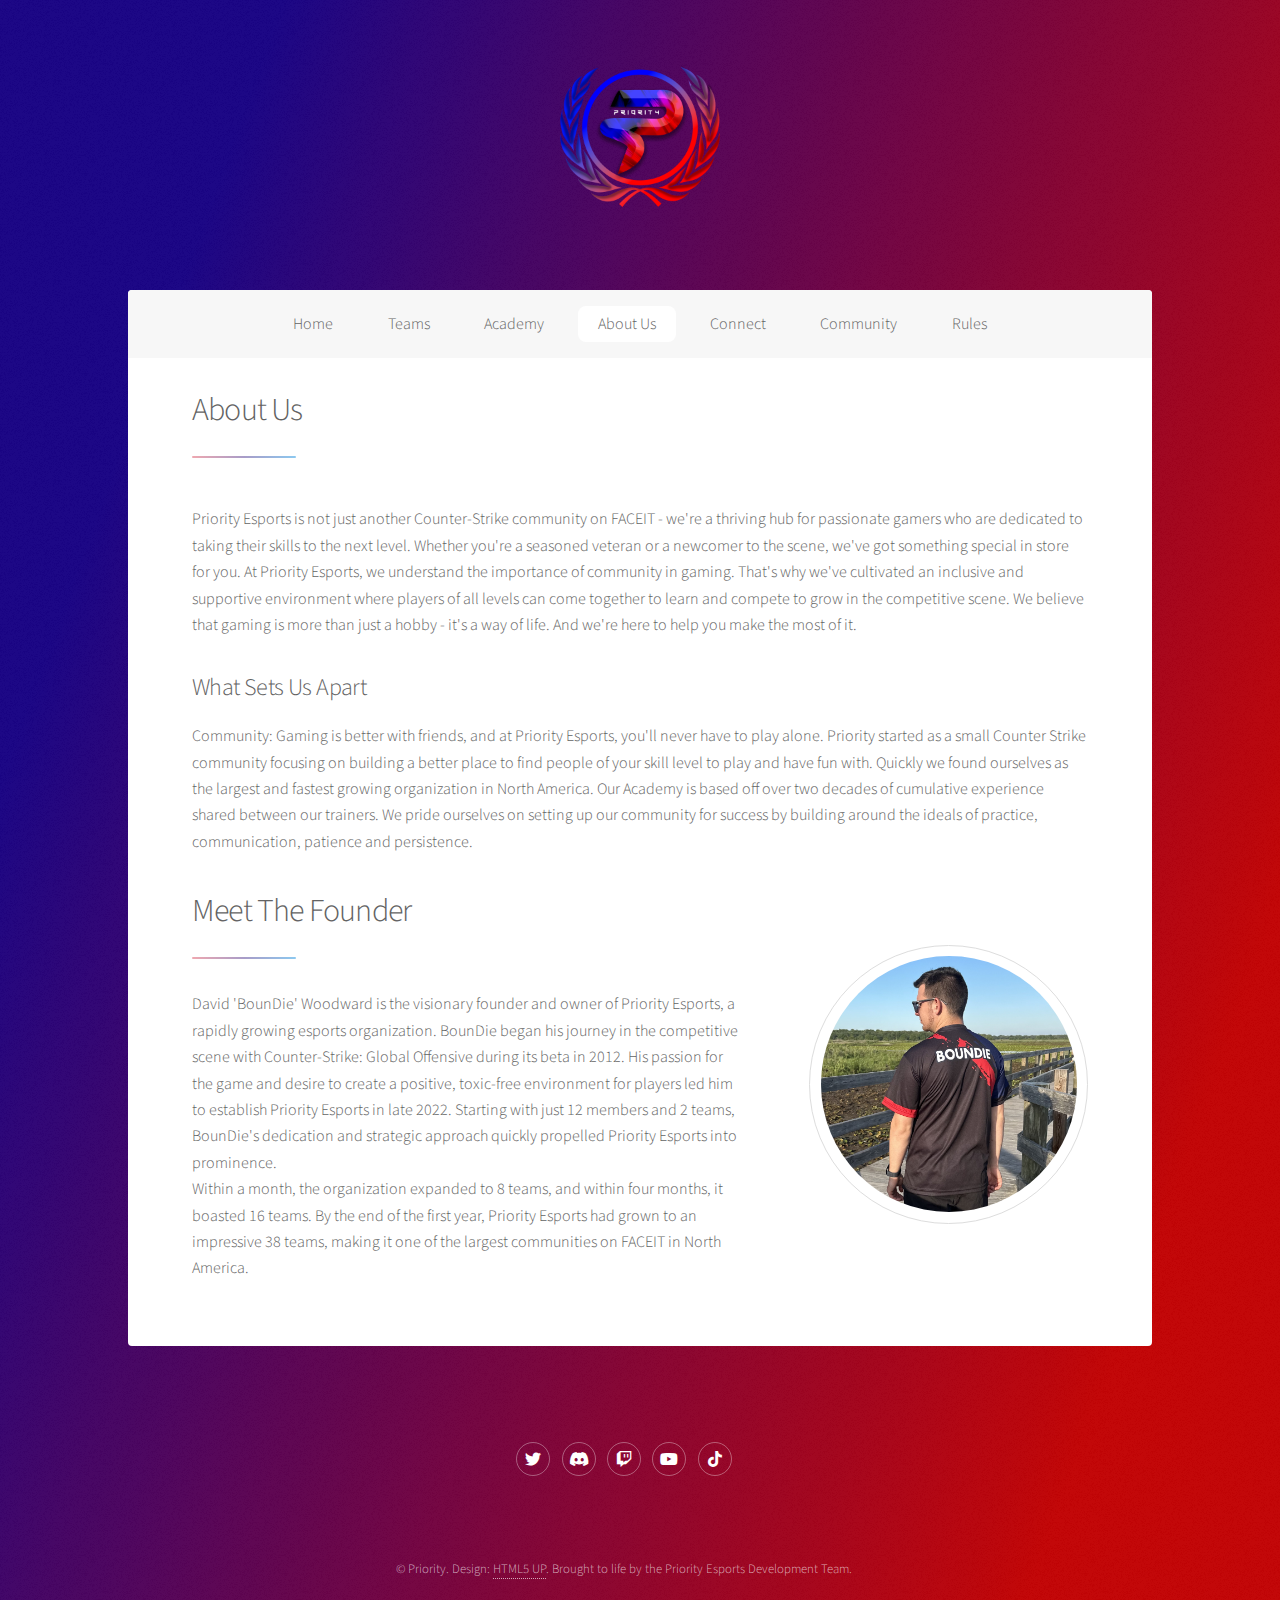
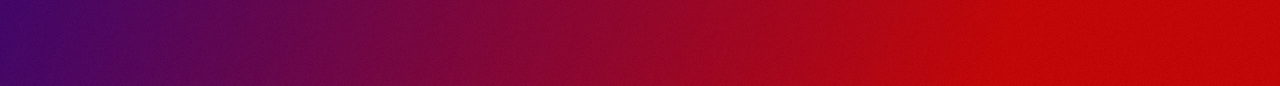
<file: aboutus.html>
<!DOCTYPE HTML>
<!--
	Stellar by HTML5 UP
	html5up.net | @ajlkn
	Free for personal and commercial use under the CCA 3.0 license (html5up.net/license)
-->
<html>
	<head>
		<title>Priority</title>
		<link rel="icon" type="image/gif" href="images/Pri_Main.png" />
		<meta charset="utf-8" />
		<meta name="viewport" content="width=device-width, initial-scale=1, user-scalable=no" />
		<link rel="stylesheet" href="assets/css/main.css" />
		<noscript><link rel="stylesheet" href="assets/css/noscript.css" /></noscript>
	</head>
	<body class="is-preload">

		<!-- Wrapper -->
			<div id="wrapper">

				<!-- Header -->
					<header id="header" class="alt">
                        <span class="logo"><a href="/"><img src="images/Pri_Main.png" alt=""/></a></span>
                        
					</header>
					
				<!-- Nav -->
					<nav id="nav">
						<div class="hamburger-menu">
            			<div class="bar"></div>
            			<div class="bar"></div>
            			<div class="bar"></div>
        				</div>
						<ul>
                            <li><a href="/">Home</a></li>
							<li><a href="/teams.html">Teams</a></li>
							<li><a href="/academy.html">Academy</a></li>
                            <li><a href="/aboutus.html" class="active">About Us</a></li>
							<li><a href="/connect.html">Connect</a></li>
                            <li><a href="/community.html">Community</a></li>
                            <li><a href="/rules.html">Rules</a></li>
						</ul>
					</nav>

				<!-- Main -->
					<div id="main">

						<!-- Content -->
							<section id="content" class="main">
								<header class="major">
									<h2>About Us</h2>
                                    </header>
								<p>Priority Esports is not just another Counter-Strike community on FACEIT - we're a thriving hub for passionate gamers who are dedicated to taking their skills to the next level. 
									Whether you're a seasoned veteran or a newcomer to the scene, we've got something special in store for you.
									 At Priority Esports, we understand the importance of community in gaming. 
									 That's why we've cultivated an inclusive and supportive environment where players of all levels can come together to learn and compete to grow in the competitive scene.
									 We believe that gaming is more than just a hobby - it's a way of life. And we're here to help you make the most of it.
								</p>
								<h2>
									What Sets Us Apart
								</h2>
								<p>
									Community: Gaming is better with friends, and at Priority Esports, you'll never have to play alone. 
									Priority started as a small Counter Strike community focusing on building a better place to find people of your skill level to play and have fun with. 
									Quickly we found ourselves as the largest and fastest growing organization in North America. 
									Our Academy is based off over two decades of cumulative experience shared between our trainers. 
									We pride ourselves on setting up our community for success by building around the ideals of practice, communication, patience and persistence.
								</p>
								<div class="spotlight">
									<div class="content">
										<header class="major">
											<h2>Meet The Founder</h2>
										</header>
										<p>David 'BounDie' Woodward is the visionary founder and owner of Priority Esports, a rapidly growing esports organization. 
											BounDie began his journey in the competitive scene with Counter-Strike: Global Offensive during its beta in 2012. 
											His passion for the game and desire to create a positive, toxic-free environment for players led him to establish Priority Esports in late 2022.
											Starting with just 12 members and 2 teams, BounDie's dedication and strategic approach quickly propelled Priority Esports into prominence. <br>
											Within a month, the organization expanded to 8 teams, and within four months, it boasted 16 teams. 
											By the end of the first year, Priority Esports had grown to an impressive 38 teams, making it one of the largest communities on FACEIT in North America.</p>
										
									</div>
									<span class="image"><img src="/images/community/BounDie.jpg" alt="" /></span>
								</div>
							</section>

					</div>

				<!-- Footer -->
					<footer id="footer">
						<div id="socials">
							<ul class="icons">
									<li><a href="https://www.x.com/PriorityCS2" target="_blank" class="icon brands fa-twitter alt"><span class="label">Twitter</span></a></li>
									<li><a href="https://discord.gg/priority-esports" target="_blank" class="icon brands fa-discord alt"><span class="label">Discord</span></a></li>
									<li><a href="https://www.twitch.tv/priority_esports" target="_blank" class="icon brands fa-twitch alt"><span class="label">Instagram</span></a></li>
									<li><a href="https://www.youtube.com/@PriorityEsports" target="_blank" class="icon brands fa-youtube alt"><span class="label">YouTube</span></a></li>
									<li><a href="https://www.tiktok.com/@priorityesports?lang=en" target="_blank" class="icon brands fa-tiktok alt"><span class="label">TikTok</span></a></li>
							</ul>
						</div>
						<p class="copyright">&copy; Priority. Design: <a href="https://html5up.net" target="_blank">HTML5 UP</a>. Brought to life by the Priority Esports Development Team.</p>
					</footer>

			</div>

		<!-- Scripts -->
			<script src="assets/js/jquery.min.js"></script>
			<script src="assets/js/jquery.scrollex.min.js"></script>
			<script src="assets/js/jquery.scrolly.min.js"></script>
			<script src="assets/js/browser.min.js"></script>
			<script src="assets/js/breakpoints.min.js"></script>
			<script src="assets/js/util.js"></script>
			<script src="assets/js/main.js"></script>
			<script src="assets/js/customscripts.js"></script>
	</body>
</html>
</file>
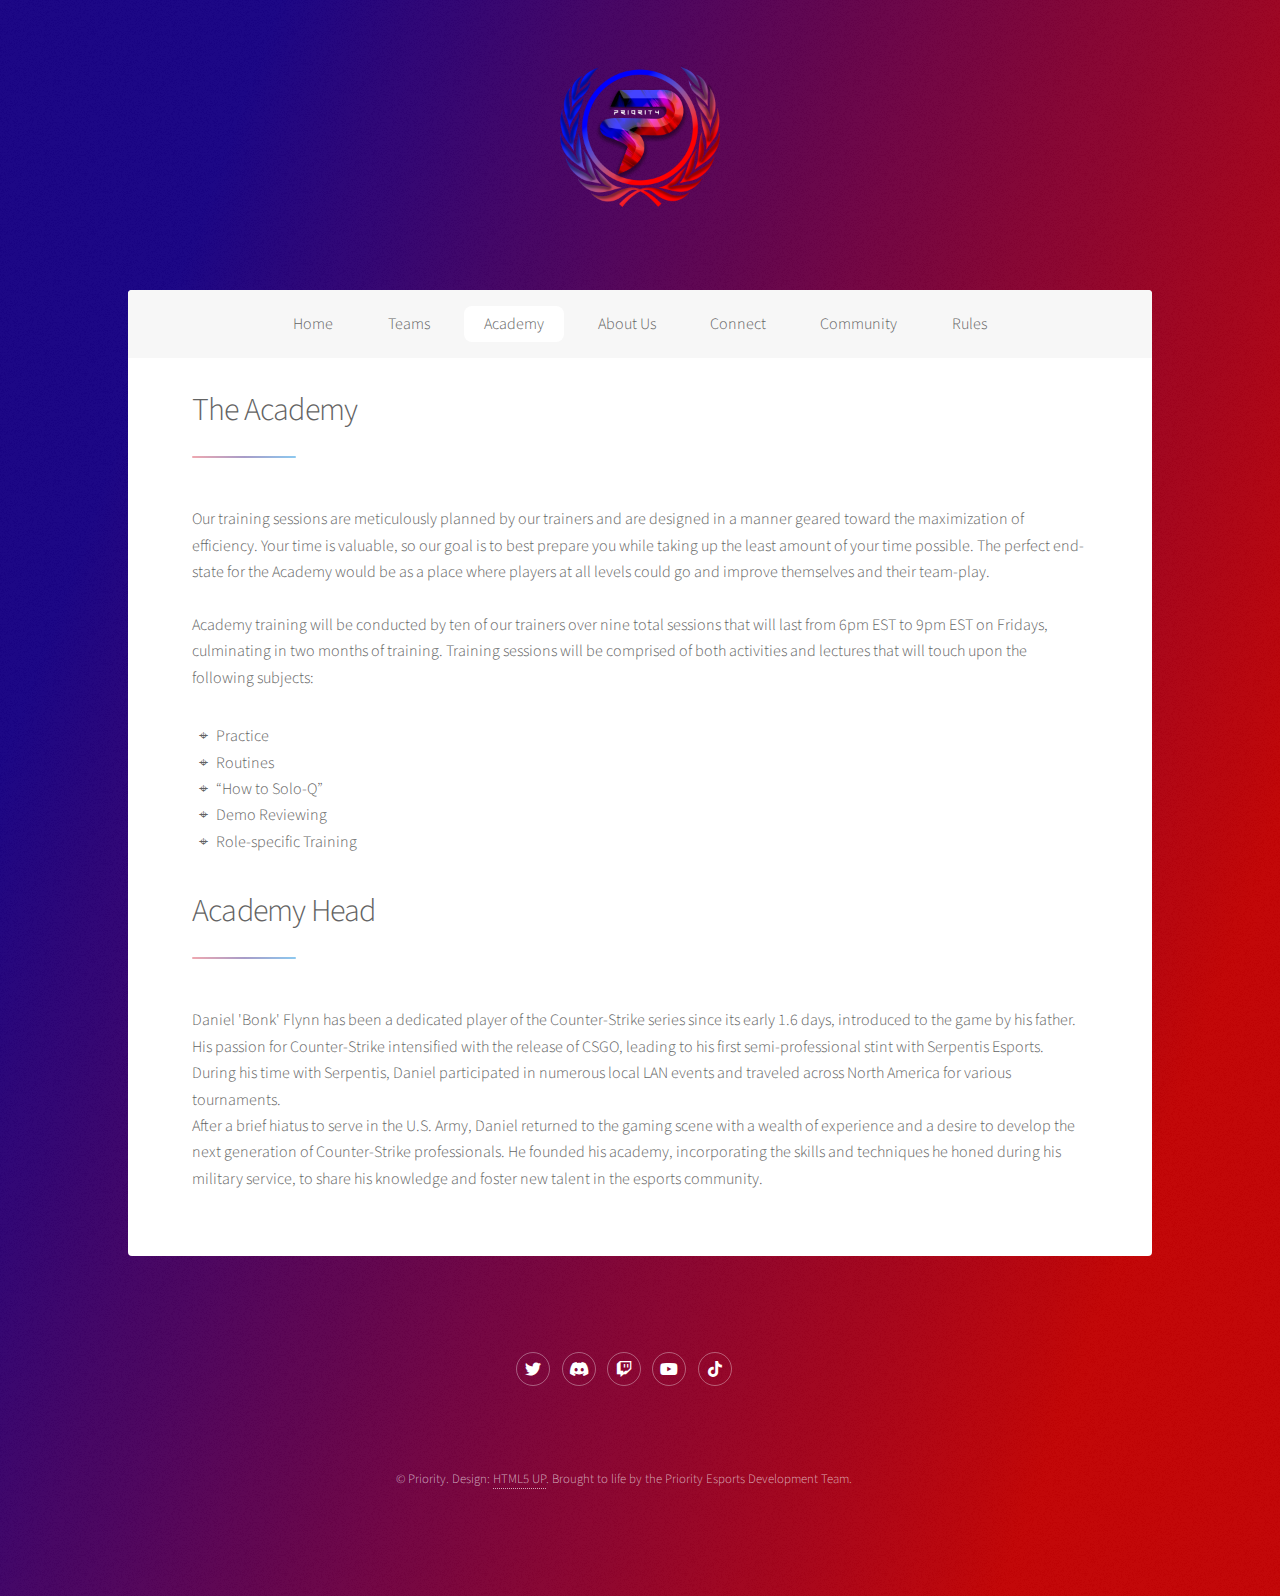
<file: academy.html>
<!DOCTYPE HTML>
<!--
	Stellar by HTML5 UP
	html5up.net | @ajlkn
	Free for personal and commercial use under the CCA 3.0 license (html5up.net/license)
-->
<html>
	<head>
		<title>Priority</title>
		<link rel="icon" type="image/gif" href="images/Pri_Main.png" />
		<meta charset="utf-8" />
		<meta name="viewport" content="width=device-width, initial-scale=1, user-scalable=no" />
		<link rel="stylesheet" href="assets/css/main.css" />
		<noscript><link rel="stylesheet" href="assets/css/noscript.css" /></noscript>
	</head>
	<body class="is-preload">

		<!-- Wrapper -->
			<div id="wrapper">

				<!-- Header -->
					<header id="header" class="alt">
                        <span class="logo"><a href="/"><img src="images/Pri_Main.png" alt=""/></a></span>
                        
					</header>
					
				<!-- Nav -->
					<nav id="nav">
						<div class="hamburger-menu">
            			<div class="bar"></div>
            			<div class="bar"></div>
            			<div class="bar"></div>
        				</div>
						<ul>
							<li><a href="/">Home</a></li>
							<li><a href="/teams.html">Teams</a></li>
							<li><a href="/academy.html" class="active">Academy</a></li>
                            <li><a href="/aboutus.html">About Us</a></li>
							<li><a href="/connect.html">Connect</a></li>
                            <li><a href="/community.html">Community</a></li>
                            <li><a href="/rules.html">Rules</a></li>
						</ul>
					</nav>

				<!-- Main -->
					<div id="main">

						<!-- Content -->
							<section id="content" class="main">
								<header class="major">
									<h2>The Academy</h2>
                                </header>
								<p>Our training sessions are meticulously planned by our trainers and are designed in a manner geared toward the maximization of efficiency. 
									Your time is valuable, so our goal is to best prepare you while taking up the least amount of your time possible. 
									The perfect end-state for the Academy would be as a place where players at all levels could go and improve themselves and their team-play.<br/><br/>

									Academy training will be conducted by ten of our trainers over nine total sessions that will last from 6pm EST to 9pm EST on Fridays, culminating in two months of training. 
									Training sessions will be comprised of both activities and lectures that will touch upon the following subjects:
									
									<ul style="list-style-type: '⌖';">
										<li>Practice</li>
										<li>Routines</li> 
										<li>“How to Solo-Q”</li> 
										<li>Demo Reviewing</li> 
										<li>Role-specific Training</li> 
									</ul>
								</p>
								<header class="major">
									<h2>Academy Head</h2>
								</header>
								<p>
									Daniel 'Bonk' Flynn has been a dedicated player of the Counter-Strike series since its early 1.6 days, introduced to the game by his father. 
									His passion for Counter-Strike intensified with the release of CSGO, leading to his first semi-professional stint with Serpentis Esports. 
									During his time with Serpentis, Daniel participated in numerous local LAN events and traveled across North America for various tournaments. <br>
									After a brief hiatus to serve in the U.S. Army, Daniel returned to the gaming scene with a wealth of experience and a desire to develop the next generation of Counter-Strike professionals. 
									He founded his academy, incorporating the skills and techniques he honed during his military service, to share his knowledge and foster new talent in the esports community.
								</p>
							</section>

					</div>

				<!-- Footer -->
					<footer id="footer">
						<div id="socials">
							<ul class="icons">
									<li><a href="https://www.x.com/PriorityCS2" target="_blank" class="icon brands fa-twitter alt"><span class="label">Twitter</span></a></li>
									<li><a href="https://discord.gg/priority-esports" target="_blank" class="icon brands fa-discord alt"><span class="label">Discord</span></a></li>
									<li><a href="https://www.twitch.tv/priority_esports" target="_blank" class="icon brands fa-twitch alt"><span class="label">Instagram</span></a></li>
									<li><a href="https://www.youtube.com/@PriorityEsports" target="_blank" class="icon brands fa-youtube alt"><span class="label">YouTube</span></a></li>
									<li><a href="https://www.tiktok.com/@priorityesports?lang=en" target="_blank" class="icon brands fa-tiktok alt"><span class="label">TikTok</span></a></li>
							</ul>
						</div>
						<p class="copyright">&copy; Priority. Design: <a href="https://html5up.net" target="_blank">HTML5 UP</a>. Brought to life by the Priority Esports Development Team.</p>
					</footer>

			</div>

		<!-- Scripts -->
			<script src="assets/js/jquery.min.js"></script>
			<script src="assets/js/jquery.scrollex.min.js"></script>
			<script src="assets/js/jquery.scrolly.min.js"></script>
			<script src="assets/js/browser.min.js"></script>
			<script src="assets/js/breakpoints.min.js"></script>
			<script src="assets/js/util.js"></script>
			<script src="assets/js/main.js"></script>
			<script src="assets/js/customscripts.js"></script>
	</body>
</html>
</file>
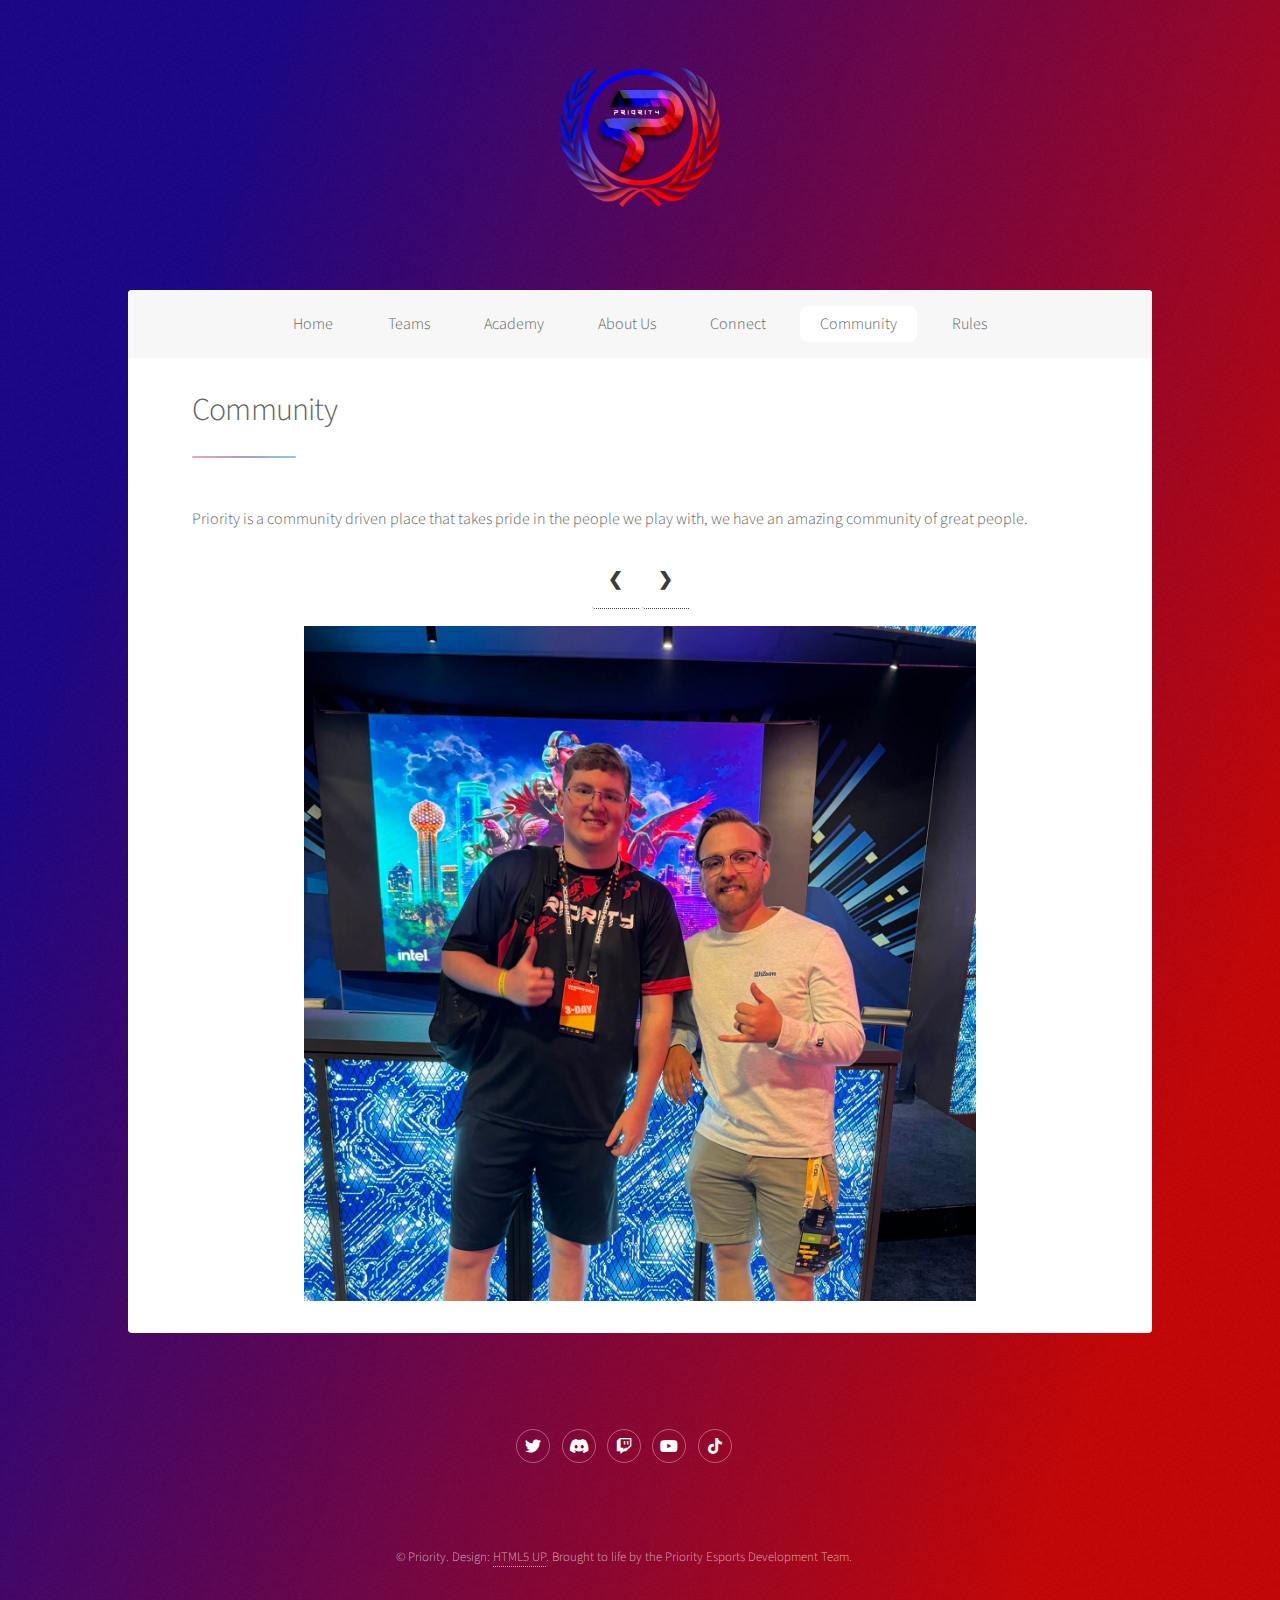
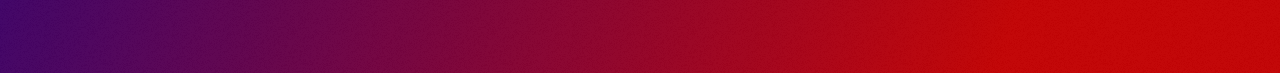
<file: community.html>
<!DOCTYPE HTML>
<!--
	Stellar by HTML5 UP
	html5up.net | @ajlkn
	Free for personal and commercial use under the CCA 3.0 license (html5up.net/license)
-->
<html>
	<head>
		<title>Priority</title>
		<link rel="icon" type="image/gif" href="images/Pri_Main.png" />
		<meta charset="utf-8" />
		<meta name="viewport" content="width=device-width, initial-scale=1, user-scalable=no" />
		<link rel="stylesheet" href="assets/css/main.css" />
		<noscript><link rel="stylesheet" href="assets/css/noscript.css" /></noscript>
	</head>
	<body class="is-preload">

		<!-- Wrapper -->
			<div id="wrapper">

				<!-- Header -->
					<header id="header" class="alt">
                        <span class="logo"><a href="/"><img src="images/Pri_Main.png" alt=""/></a></span>
                        
					</header>
					
				<!-- Nav -->
					<nav id="nav">
						<div class="hamburger-menu">
            			<div class="bar"></div>
            			<div class="bar"></div>
            			<div class="bar"></div>
        				</div>
						<ul>
                            <li><a href="/">Home</a></li>
							<li><a href="/teams.html">Teams</a></li>
							<li><a href="/academy.html" >Academy</a></li>
                            <li><a href="/aboutus.html">About Us</a></li>
							<li><a href="/connect.html">Connect</a></li>
                            <li><a href="/community.html" class="active">Community</a></li>
                            <li><a href="/rules.html">Rules</a></li>
						</ul>
					</nav>

				<!-- Main -->
					<div id="main">

						<!-- Content -->
							<section id="content" class="main">
								<header class="major">
									<h2>Community</h2>
                                </header>
								<p>
									Priority is a community driven place that takes pride in the people we play with, we have an amazing community of great people.
								</p>
								<div class="btn-container">
								<a class="prev" onclick="plusSlides(-1)">&#10094;</a>
        						<a class="next" onclick="plusSlides(1)">&#10095;</a>
								</div>
								<div class="slideshow-container">
									<div class="slide fade">
										<img src="/images/community/image1.jpg" style="width:75%">
									</div>
									<div class="slide fade">
										<img src="/images/community/image2.jpg" style="width:75%">
									</div>
									<div class="slide fade">
										<img src="/images/community/image3.jpg" style="width:75%">
									</div>
									<div class="slide fade">
										<img src="/images/community/image4.jpg" style="width:75%">
									</div>
									<div class="slide fade">
										<img src="/images/community/image5.jpg" style="width:75%">
									</div>
									<div class="slide fade">
										<img src="/images/community/image6.jpg" style="width:75%">
									</div>
									<div class="slide fade">
										<img src="/images/community/image7.jpg" style="width:75%">
									</div>
								</div>
							</section>
						
					</div>

				<!-- Footer -->
					<footer id="footer">
						<div id="socials">
							<ul class="icons">
									<li><a href="https://www.x.com/PriorityCS2" target="_blank" class="icon brands fa-twitter alt"><span class="label">Twitter</span></a></li>
									<li><a href="https://discord.gg/priority-esports" target="_blank" class="icon brands fa-discord alt"><span class="label">Discord</span></a></li>
									<li><a href="https://www.twitch.tv/priority_esports" target="_blank" class="icon brands fa-twitch alt"><span class="label">Instagram</span></a></li>
									<li><a href="https://www.youtube.com/@PriorityEsports" target="_blank" class="icon brands fa-youtube alt"><span class="label">YouTube</span></a></li>
									<li><a href="https://www.tiktok.com/@priorityesports?lang=en" target="_blank" class="icon brands fa-tiktok alt"><span class="label">TikTok</span></a></li>
							</ul>
						</div>
						<p class="copyright">&copy; Priority. Design: <a href="https://html5up.net" target="_blank">HTML5 UP</a>. Brought to life by the Priority Esports Development Team.</p>
					</footer>

			</div>

		<!-- Scripts -->
			<script src="assets/js/jquery.min.js"></script>
			<script src="assets/js/jquery.scrollex.min.js"></script>
			<script src="assets/js/jquery.scrolly.min.js"></script>
			<script src="assets/js/browser.min.js"></script>
			<script src="assets/js/breakpoints.min.js"></script>
			<script src="assets/js/util.js"></script>
			<script src="assets/js/main.js"></script>
			<script src="assets/js/customscripts.js"></script>
	</body>
</html>
</file>
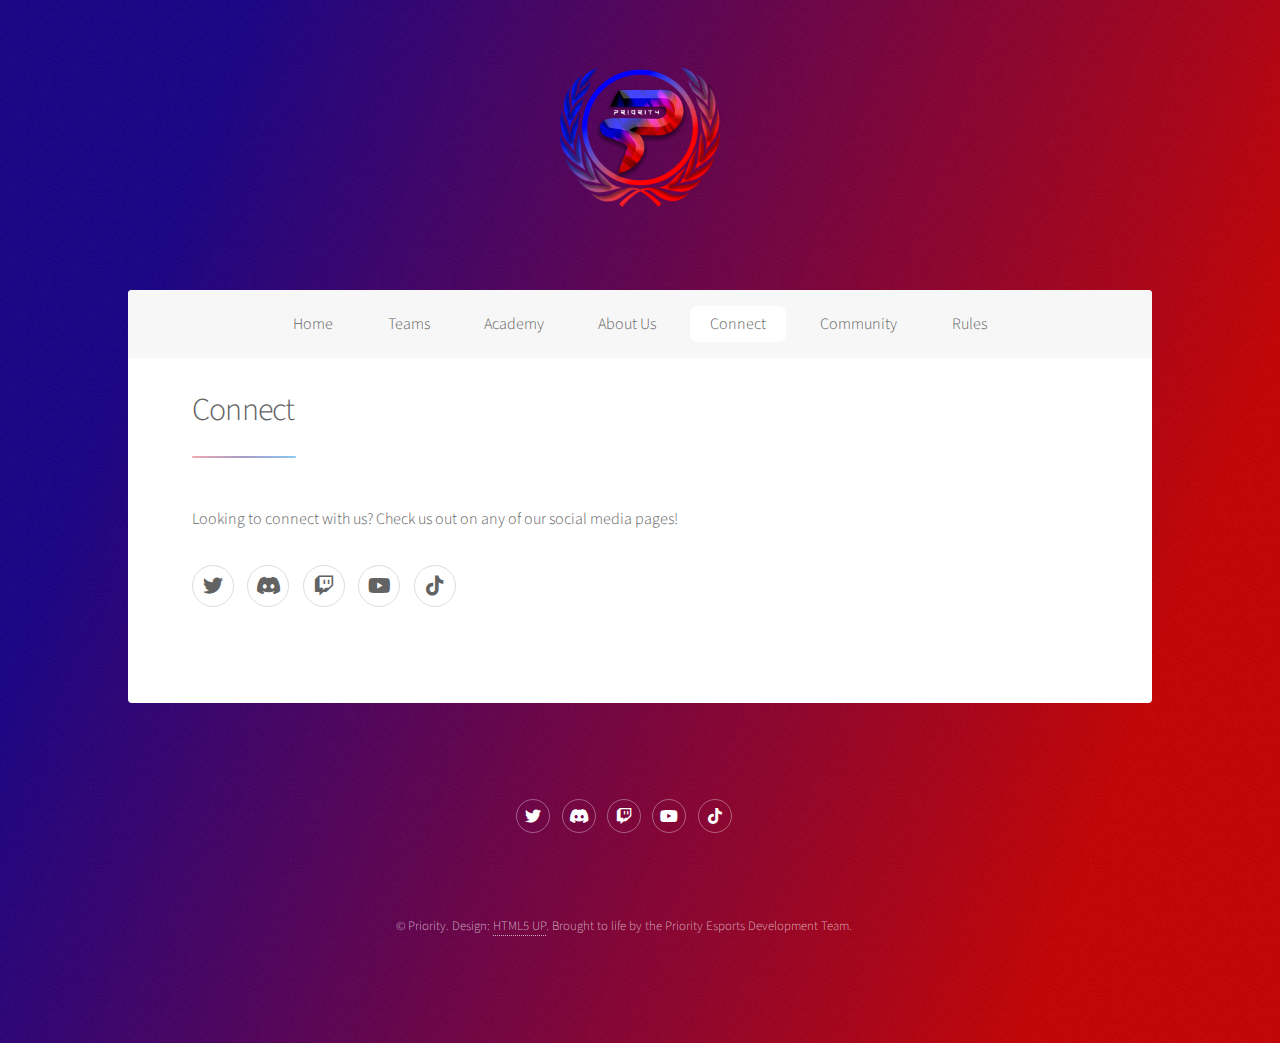
<file: connect.html>
<!DOCTYPE HTML>
<!--
	Stellar by HTML5 UP
	html5up.net | @ajlkn
	Free for personal and commercial use under the CCA 3.0 license (html5up.net/license)
-->
<html>
	<head>
		<title>Priority</title>
		<link rel="icon" type="image/gif" href="images/Pri_Main.png" />
		<meta charset="utf-8" />
		<meta name="viewport" content="width=device-width, initial-scale=1, user-scalable=no" />
		<link rel="stylesheet" href="assets/css/main.css" />
		<noscript><link rel="stylesheet" href="assets/css/noscript.css" /></noscript>
	</head>
	<body class="is-preload">

		<!-- Wrapper -->
			<div id="wrapper">

				<!-- Header -->
					 <header id="header" class="alt">
                        <span class="logo"><a href="/"><img src="images/Pri_Main.png" alt="" /></a></span>
                        
					</header>
					
				<!-- Nav -->
					<nav id="nav">
						<div class="hamburger-menu">
            			<div class="bar"></div>
            			<div class="bar"></div>
            			<div class="bar"></div>
        				</div>
						<ul>
                            <li><a href="/">Home</a></li>
							<li><a href="/teams.html">Teams</a></li>
							<li><a href="/academy.html" >Academy</a></li>
                            <li><a href="/aboutus.html">About Us</a></li>
							<li><a href="/connect.html" class="active">Connect</a></li>
                            <li><a href="/community.html">Community</a></li>
                            <li><a href="/rules.html" >Rules</a></li>
						</ul>
					</nav>

				<!-- Main -->
					<div id="main">

						<!-- Content -->
							<section id="content" class="main">
								<header class="major">
									<h2>Connect</h2>
								</header>
								<p>Looking to connect with us? Check us out on any of our social media pages!</p>
								<ul class="icons">
									<li><a href="https://www.x.com/PriorityCS2" target="_blank" class="icon brands fa-twitter alt"><span class="label">Twitter</span></a></li>
									<li><a href="https://discord.gg/priority-esports" target="_blank" class="icon brands fa-discord alt"><span class="label">Discord</span></a></li>
									<li><a href="https://www.twitch.tv/priority_esports" target="_blank" class="icon brands fa-twitch alt"><span class="label">Instagram</span></a></li>
									<li><a href="https://www.youtube.com/@PriorityEsports" target="_blank" class="icon brands fa-youtube alt"><span class="label">YouTube</span></a></li>
									<li><a href="https://www.tiktok.com/@priorityesports?lang=en" target="_blank" class="icon brands fa-tiktok alt"><span class="label">TikTok</span></a></li>
								</ul>
								<p class="content">
										
									<body>
										<!-- Add a placeholder for the Twitch embed -->
										<div id="twitch-embed"></div>
									
										<!-- Load the Twitch embed JavaScript file -->
										<script src="https://embed.twitch.tv/embed/v1.js"></script>
									
										<!-- Create a Twitch.Embed object that will render within the "twitch-embed" element -->
										<script type="text/javascript">
										  new Twitch.Embed("twitch-embed", {
											width: "100%",
											height: "600",
											channel: "priority_esports",
											// Only needed if this page is going to be embedded on other websites
											parent: ["embed.example.com", "othersite.example.com"]
										  });
										</script>
									</body>
								</p>							
                            </section>

					</div>

				<!-- Footer -->
					<footer id="footer">
						<div id="socials">
							<ul class="icons">
									<li><a href="https://www.x.com/PriorityCS2" target="_blank" class="icon brands fa-twitter alt"><span class="label">Twitter</span></a></li>
									<li><a href="https://discord.gg/priority-esports" target="_blank" class="icon brands fa-discord alt"><span class="label">Discord</span></a></li>
									<li><a href="https://www.twitch.tv/priority_esports" target="_blank" class="icon brands fa-twitch alt"><span class="label">Instagram</span></a></li>
									<li><a href="https://www.youtube.com/@PriorityEsports" target="_blank" class="icon brands fa-youtube alt"><span class="label">YouTube</span></a></li>
									<li><a href="https://www.tiktok.com/@priorityesports?lang=en" target="_blank" class="icon brands fa-tiktok alt"><span class="label">TikTok</span></a></li>
							</ul>
						</div>
						<p class="copyright">&copy; Priority. Design: <a href="https://html5up.net" target="_blank">HTML5 UP</a>. Brought to life by the Priority Esports Development Team.</p>
					</footer>

			</div>

		<!-- Scripts -->
			<script src="assets/js/jquery.min.js"></script>
			<script src="assets/js/jquery.scrollex.min.js"></script>
			<script src="assets/js/jquery.scrolly.min.js"></script>
			<script src="assets/js/browser.min.js"></script>
			<script src="assets/js/breakpoints.min.js"></script>
			<script src="assets/js/util.js"></script>
			<script src="assets/js/main.js"></script>
			<script src="assets/js/customscripts.js"></script>
	</body>
</html>
</file>
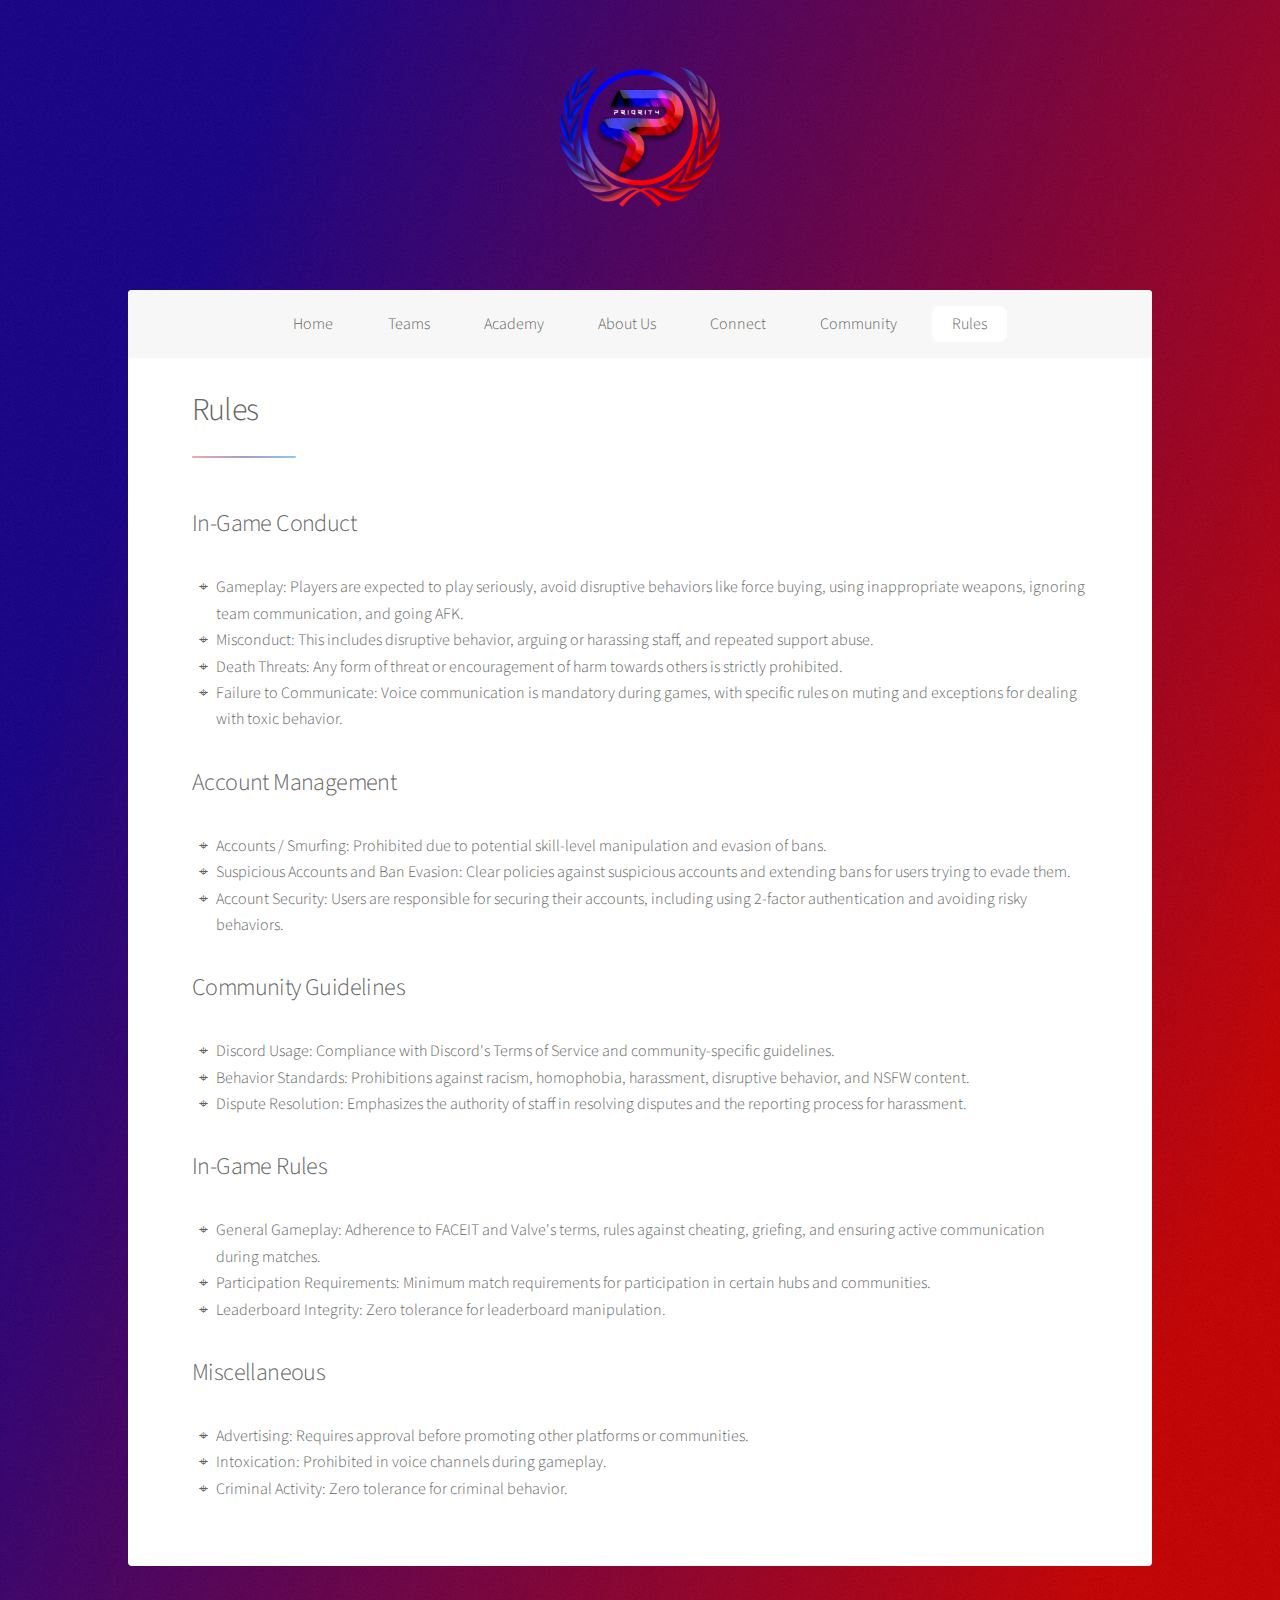
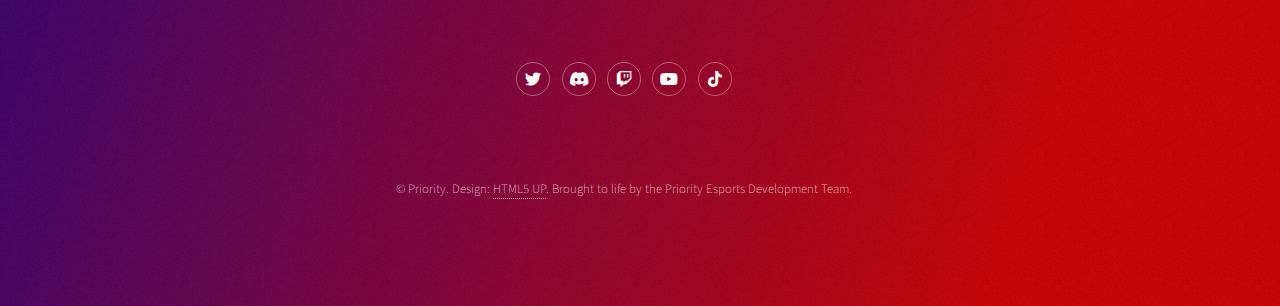
<file: rules.html>
<!DOCTYPE HTML>
<!--
	Stellar by HTML5 UP
	html5up.net | @ajlkn
	Free for personal and commercial use under the CCA 3.0 license (html5up.net/license)
-->
<html>
	<head>
		<title>Priority</title>
		<link rel="icon" type="image/gif" href="images/Pri_Main.png" />
		<meta charset="utf-8" />
		<meta name="viewport" content="width=device-width, initial-scale=1, user-scalable=no" />
		<link rel="stylesheet" href="assets/css/main.css" />
		<noscript><link rel="stylesheet" href="assets/css/noscript.css" /></noscript>
	</head>
	<body class="is-preload">

		<!-- Wrapper -->
			<div id="wrapper">

				<!-- Header -->
					 <header id="header" class="alt">
                        <span class="logo"><a href="/"><img src="images/Pri_Main.png" alt=""/></a></span>
                        
					</header>
					
				<!-- Nav -->
					<nav id="nav">
						<div class="hamburger-menu">
            			<div class="bar"></div>
            			<div class="bar"></div>
            			<div class="bar"></div>
        				</div>
						<ul>
                            <li><a href="/">Home</a></li>
							<li><a href="/teams.html">Teams</a></li>
							<li><a href="/academy.html" >Academy</a></li>
                            <li><a href="/aboutus.html">About Us</a></li>
							<li><a href="/connect.html">Connect</a></li>
                            <li><a href="/community.html">Community</a></li>
                            <li><a href="/rules.html" class="active">Rules</a></li>
						</ul>
					</nav>

				<!-- Main -->
					<div id="main">

						<!-- Content -->
							<section id="content" class="main">
								<header class="major">
									<h2>Rules</h2>
                                    </header>
								<h2>In-Game Conduct</h2>
								<p>	<ul style="list-style-type: '⌖';">
										<li>Gameplay: Players are expected to play seriously, avoid disruptive behaviors like force buying, using inappropriate weapons, ignoring team communication, and going AFK.</li>
										<li>Misconduct: This includes disruptive behavior, arguing or harassing staff, and repeated support abuse.</li>
										<li>Death Threats: Any form of threat or encouragement of harm towards others is strictly prohibited.</li>
										<li>Failure to Communicate: Voice communication is mandatory during games, with specific rules on muting and exceptions for dealing with toxic behavior.</li>
									</ul>
								</p>
								<h2>Account Management</h2>
								<p>	<ul style="list-style-type: '⌖';">
										<li>Accounts / Smurfing: Prohibited due to potential skill-level manipulation and evasion of bans.</li> 
										<li>Suspicious Accounts and Ban Evasion: Clear policies against suspicious accounts and extending bans for users trying to evade them.</li>
										<li>Account Security: Users are responsible for securing their accounts, including using 2-factor authentication and avoiding risky behaviors.</li>
									</ul>
								</p>
								<h2>Community Guidelines</h2>
								<p>	<ul style="list-style-type: '⌖';">
										<li>Discord Usage: Compliance with Discord's Terms of Service and community-specific guidelines.</li>
										<li>Behavior Standards: Prohibitions against racism, homophobia, harassment, disruptive behavior, and NSFW content.</li>
										<li>Dispute Resolution: Emphasizes the authority of staff in resolving disputes and the reporting process for harassment.</li>
									</ul>
								</p>
								<h2>In-Game Rules</h2>
								<p>	<ul style="list-style-type: '⌖';">
										<li>General Gameplay: Adherence to FACEIT and Valve's terms, rules against cheating, griefing, and ensuring active communication during matches.</li>
										<li>Participation Requirements: Minimum match requirements for participation in certain hubs and communities.</li>
										<li>Leaderboard Integrity: Zero tolerance for leaderboard manipulation.</li>
									</ul>
								</p>
								<h2>Miscellaneous</h2>
								<p>	<ul style="list-style-type: '⌖';">
										<li>Advertising: Requires approval before promoting other platforms or communities.</li>
										<li>Intoxication: Prohibited in voice channels during gameplay.</li>
										<li>Criminal Activity: Zero tolerance for criminal behavior.</li>
									</ul>
								</p>
							</section>

					</div>

				<!-- Footer -->
					<footer id="footer">
						<div id="socials">
							<ul class="icons">
									<li><a href="https://www.x.com/PriorityCS2" target="_blank" class="icon brands fa-twitter alt"><span class="label">Twitter</span></a></li>
									<li><a href="https://discord.gg/priority-esports" target="_blank" class="icon brands fa-discord alt"><span class="label">Discord</span></a></li>
									<li><a href="https://www.twitch.tv/priority_esports" target="_blank" class="icon brands fa-twitch alt"><span class="label">Instagram</span></a></li>
									<li><a href="https://www.youtube.com/@PriorityEsports" target="_blank" class="icon brands fa-youtube alt"><span class="label">YouTube</span></a></li>
									<li><a href="https://www.tiktok.com/@priorityesports?lang=en" target="_blank" class="icon brands fa-tiktok alt"><span class="label">TikTok</span></a></li>
							</ul>
						</div>
						<p class="copyright">&copy; Priority. Design: <a href="https://html5up.net" target="_blank">HTML5 UP</a>. Brought to life by the Priority Esports Development Team.</p>
					</footer>

			</div>

		<!-- Scripts -->
			<script src="assets/js/jquery.min.js"></script>
			<script src="assets/js/jquery.scrollex.min.js"></script>
			<script src="assets/js/jquery.scrolly.min.js"></script>
			<script src="assets/js/browser.min.js"></script>
			<script src="assets/js/breakpoints.min.js"></script>
			<script src="assets/js/util.js"></script>
			<script src="assets/js/main.js"></script>
			<script src="assets/js/customscripts.js"></script>
	</body>
</html>
</file>
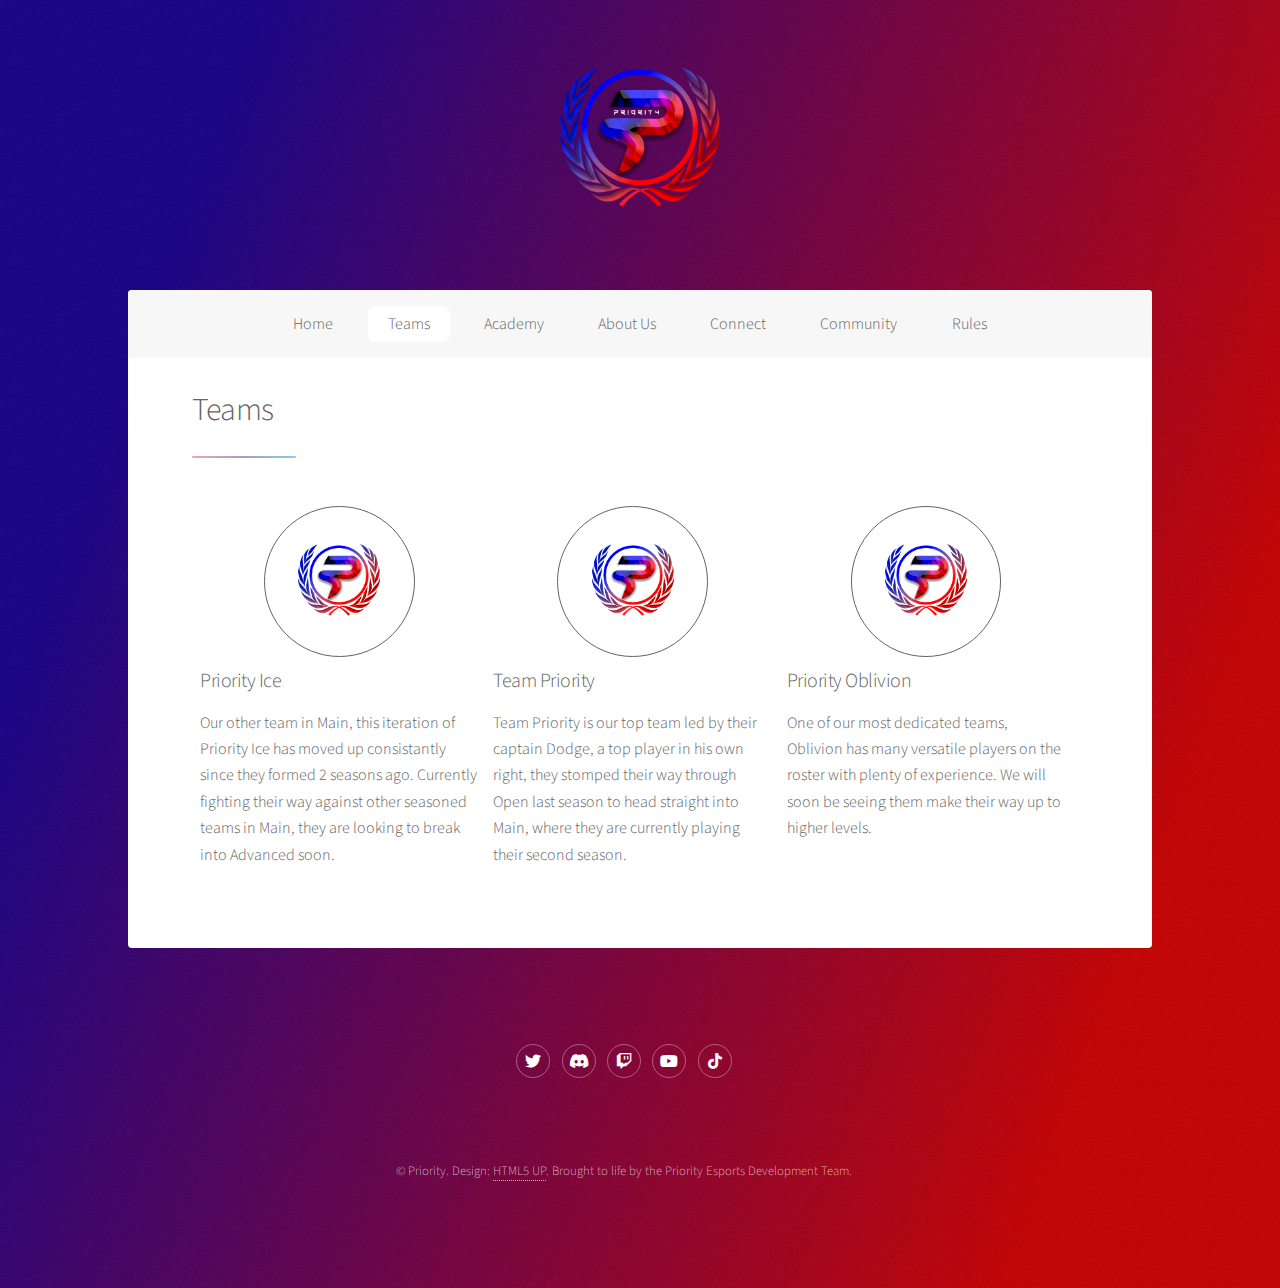
<file: teams.html>
<!DOCTYPE HTML>
<!--
	Stellar by HTML5 UP
	html5up.net | @ajlkn
	Free for personal and commercial use under the CCA 3.0 license (html5up.net/license)
-->
<html>
	<head>
		<title>Priority</title>
		<link rel="icon" type="image/gif" href="images/Pri_Main.png" />
		<meta charset="utf-8" />
		<meta name="viewport" content="width=device-width, initial-scale=1, user-scalable=no" />
		<link rel="stylesheet" href="assets/css/main.css" />
		<noscript><link rel="stylesheet" href="assets/css/noscript.css" /></noscript>
	</head>
	<body class="is-preload">

		<!-- Wrapper -->
			<div id="wrapper">

				<!-- Header -->
					<header id="header" class="alt">
                        <span class="logo"><a href="/"><img src="images/Pri_Main.png" alt=""/></a></span>
                        
					</header>
					
				<!-- Nav -->
					<nav id="nav">
						<div class="hamburger-menu">
            			<div class="bar"></div>
            			<div class="bar"></div>
            			<div class="bar"></div>
        				</div>
						<ul>
                            <li><a href="/">Home</a></li>
							<li><a href="/teams.html" class="active">Teams</a></li>
							<li><a href="/academy.html" >Academy</a></li>
                            <li><a href="/aboutus.html">About Us</a></li>
							<li><a href="/connect.html">Connect</a></li>
                            <li><a href="/community.html">Community</a></li>
                            <li><a href="/rules.html">Rules</a></li>
						</ul>
					</nav>

				<!-- Main -->
					<div id="main">

						<!-- Content -->
							<section id="content" class="main">
								<header class="major">
									<h2>Teams</h2>
                                </header>
								<ul class="features">
									<li>
										<span class="image"><img src="/images/Pri_Main.png" alt="Priority Ice Logo" /></span>
										<h3>Priority Ice</h3>
										<p>
											Our other team in Main, this iteration of Priority Ice has moved up consistantly since they formed 2 seasons ago. Currently fighting their way against
											other seasoned teams in Main, they are looking to break into Advanced soon.
										</p>
									</li>
									<li>
										<span class="image"><img src="/images/Pri_Main.png" alt="Priority Main Team logo" /></span>
										<h3>Team Priority</h3>
										<p>
											Team Priority is our top team led by their captain Dodge, a top player in his own right, they stomped their way through Open last season to head straight into Main, where they are currently playing 
											their second season.
										</p>
									</li>
									<li>
										<span class="image"><img src="/images/Pri_Main.png" alt="Priority Oblivion logo" /></span>
										<h3>Priority Oblivion</h3>
										<p>One of our most dedicated teams, Oblivion has many versatile players on the roster with plenty of experience. We will soon be seeing them make their way up to higher levels.</p>
									</li>
								</ul>
							</section>

					</div>

				<!-- Footer -->
					<footer id="footer">
						<div id="socials">
							<ul class="icons">
									<li><a href="https://www.x.com/PriorityCS2" target="_blank" class="icon brands fa-twitter alt"><span class="label">Twitter</span></a></li>
									<li><a href="https://discord.gg/priority-esports" target="_blank" class="icon brands fa-discord alt"><span class="label">Discord</span></a></li>
									<li><a href="https://www.twitch.tv/priority_esports" target="_blank" class="icon brands fa-twitch alt"><span class="label">Instagram</span></a></li>
									<li><a href="https://www.youtube.com/@PriorityEsports" target="_blank" class="icon brands fa-youtube alt"><span class="label">YouTube</span></a></li>
									<li><a href="https://www.tiktok.com/@priorityesports?lang=en" target="_blank" class="icon brands fa-tiktok alt"><span class="label">TikTok</span></a></li>
							</ul>
						</div>
						<p class="copyright">&copy; Priority. Design: <a href="https://html5up.net" target="_blank">HTML5 UP</a>. Brought to life by the Priority Esports Development Team.</p>
					</footer>

			</div>

		<!-- Scripts -->
			<script src="assets/js/jquery.min.js"></script>
			<script src="assets/js/jquery.scrollex.min.js"></script>
			<script src="assets/js/jquery.scrolly.min.js"></script>
			<script src="assets/js/browser.min.js"></script>
			<script src="assets/js/breakpoints.min.js"></script>
			<script src="assets/js/util.js"></script>
			<script src="assets/js/main.js"></script>
			<script src="assets/js/customscripts.js"></script>
	</body>
</html>
</file>
<file: assets/css/noscript.css>
/*
	Stellar by HTML5 UP
	html5up.net | @ajlkn
	Free for personal and commercial use under the CCA 3.0 license (html5up.net/license)
*/

/* Header */

	body.is-preload #header.alt > * {
		opacity: 1;
	}

	body.is-preload #header.alt .logo {
		-moz-transform: none;
		-webkit-transform: none;
		-ms-transform: none;
		transform: none;
	}
</file>
<file: assets/css/main.css>
@import url(fontawesome-all.min.css);
@import 'https://fonts.googleapis.com/css?family=Source+Sans+Pro:300,400';

/*
	Stellar by HTML5 UP
	html5up.net | @ajlkn
	Free for personal and commercial use under the CCA 3.0 license (html5up.net/license)
*/

html, body, div, span, applet, object,
iframe, h1, h2, h3, h4, h5, h6, p, blockquote,
pre, a, abbr, acronym, address, big, cite,
code, del, dfn, em, img, ins, kbd, q, s, samp,
small, strike, strong, sub, sup, tt, var, b,
u, i, center, dl, dt, dd, ol, ul, li, fieldset,
form, label, legend, table, caption, tbody,
tfoot, thead, tr, th, td, article, aside,
canvas, details, embed, figure, figcaption,
footer, header, hgroup, menu, nav, output, ruby,
section, summary, time, mark, audio, video {
	margin: 0;
	padding: 0;
	border: 0;
	font-size: 100%;
	font: inherit;
	vertical-align: baseline;}

article, aside, details, figcaption, figure,
footer, header, hgroup, menu, nav, section {
	display: block;}

body {
	line-height: 1;
}

ol, ul {
	list-style: none;
}

blockquote, q {
	quotes: none;
}

	blockquote:before, blockquote:after, q:before, q:after {
		content: '';
		content: none;
	}

table {
	border-collapse: collapse;
	border-spacing: 0;
}

body {
	-webkit-text-size-adjust: none;
}

mark {
	background-color: transparent;
	color: inherit;
}

input::-moz-focus-inner {
	border: 0;
	padding: 0;
}

input, select, textarea {
	-moz-appearance: none;
	-webkit-appearance: none;
	-ms-appearance: none;
	appearance: none;
}

/* Basic */

	@-ms-viewport {
		width: device-width;
	}

	body {
		-ms-overflow-style: scrollbar;
	}

	@media screen and (max-width: 480px) {

		html, body {
			min-width: 320px;
		}

	}

	html {
		box-sizing: border-box;
	}

	*, *:before, *:after {
		box-sizing: inherit;
	}

	body {
		background-color: linear-gradient(290deg, #c50000 15%, #180083 85%);
		background-image: url("images/overlay.png"), -moz-linear-gradient(290deg, #c50000 15%, #180083 85%);
		background-image: url("images/overlay.png"), -webkit-linear-gradient(290deg, #c50000 15%, #180083 85%);
		background-image: url("images/overlay.png"), -ms-linear-gradient(290deg, #c50000 15%, #180083 85%);
		background-image: url("images/overlay.png"), linear-gradient(290deg, #c50000 15%, #180083 85%);
	}

		body.is-preload *, body.is-preload *:before, body.is-preload *:after {
			-moz-animation: none !important;
			-webkit-animation: none !important;
			-ms-animation: none !important;
			animation: none !important;
			-moz-transition: none !important;
			-webkit-transition: none !important;
			-ms-transition: none !important;
			transition: none !important;
		}

/* Type */

	body {
		background-color: linear-gradient(290deg, #c50000 15%, #180083 85%);
		color: rgba(255, 255, 255, 0.65);
	}

	body, input, select, textarea {
		font-family: "Source Sans Pro", Helvetica, sans-serif;
		font-size: 17pt;
		font-weight: 300;
		line-height: 1.65;
	}

		@media screen and (max-width: 1680px) {

			body, input, select, textarea {
				font-size: 14pt;
			}

		}

		@media screen and (max-width: 1280px) {

			body, input, select, textarea {
				font-size: 12pt;
			}

		}

		@media screen and (max-width: 360px) {

			body, input, select, textarea {
				font-size: 11pt;
			}

		}

	a {
		-moz-transition: color 0.2s ease, border-bottom 0.2s ease;
		-webkit-transition: color 0.2s ease, border-bottom 0.2s ease;
		-ms-transition: color 0.2s ease, border-bottom 0.2s ease;
		transition: color 0.2s ease, border-bottom 0.2s ease;
		text-decoration: none;
		border-bottom: dotted 1px;
		color: inherit;
	}

		a:hover {
			border-bottom-color: transparent;
		}

	strong, b {
		font-weight: 400;
	}

	em, i {
		font-style: italic;
	}

	p {
		margin: 0 0 2em 0;
	}

		p.content {
			-moz-columns: 20em 2;
			-webkit-columns: 20em 2;
			-ms-columns: 20em 2;
			columns: 20em 2;
			-moz-column-gap: 2em;
			-webkit-column-gap: 2em;
			-ms-column-gap: 2em;
			column-gap: 2em;
			text-align: justify;
		}

	h1, h2, h3, h4, h5, h6 {
		font-weight: 300;
		line-height: 1.5;
		margin: 0 0 0.7em 0;
		letter-spacing: -0.025em;
	}

		h1 a, h2 a, h3 a, h4 a, h5 a, h6 a {
			color: inherit;
			text-decoration: none;
		}

	h1 {
		font-size: 2.5em;
		line-height: 1.2;
	}

	h2 {
		font-size: 1.5em;
	}

	h3 {
		font-size: 1.25em;
	}

	h4 {
		font-size: 1.1em;
	}

	h5 {
		font-size: 0.9em;
	}

	h6 {
		font-size: 0.7em;
	}

	@media screen and (max-width: 760px) {

		h1 {
			font-size: 2em;
		}

	}

	sub {
		font-size: 0.8em;
		position: relative;
		top: 0.5em;
	}

	sup {
		font-size: 0.8em;
		position: relative;
		top: -0.5em;
	}

	blockquote {
		border-left: solid 4px;
		font-style: italic;
		margin: 0 0 2em 0;
		padding: 0.5em 0 0.5em 2em;
	}

	code {
		border-radius: 8px;
		border: solid 1px;
		font-family: "Courier New", monospace;
		font-size: 0.9em;
		margin: 0 0.25em;
		padding: 0.25em 0.65em;
	}

	pre {
		-webkit-overflow-scrolling: touch;
		font-family: "Courier New", monospace;
		font-size: 0.9em;
		margin: 0 0 2em 0;
	}

		pre code {
			display: block;
			line-height: 1.75;
			padding: 1em 1.5em;
			overflow-x: auto;
		}

	hr {
		border: 0;
		border-bottom: solid 1px;
		margin: 2em 0;
	}

		hr.major {
			margin: 3em 0;
		}

	.align-left {
		text-align: left;
	}

	.align-center {
		text-align: center;
	}

	.align-right {
		text-align: right;
	}

	input, select, textarea {
		color: #ffffff;
	}

	a:hover {
		color: #ffffff;
	}

	strong, b {
		color: #ffffff;
	}

	h1, h2, h3, h4, h5, h6 {
		color: #ffffff;
	}

	blockquote {
		border-left-color: rgba(255, 255, 255, 0.35);
	}

	code {
		background: rgba(255, 255, 255, 0.075);
		border-color: rgba(255, 255, 255, 0.35);
	}

	hr {
		border-bottom-color: rgba(255, 255, 255, 0.35);
	}

/* Row */

	.row {
		display: flex;
		flex-wrap: wrap;
		box-sizing: border-box;
		align-items: stretch;
	}

		.row > * {
			box-sizing: border-box;
		}

		.row.gtr-uniform > * > :last-child {
			margin-bottom: 0;
		}

		.row.aln-left {
			justify-content: flex-start;
		}

		.row.aln-center {
			justify-content: center;
		}

		.row.aln-right {
			justify-content: flex-end;
		}

		.row.aln-top {
			align-items: flex-start;
		}

		.row.aln-middle {
			align-items: center;
		}

		.row.aln-bottom {
			align-items: flex-end;
		}

		.row > .imp {
			order: -1;
		}

		.row > .col-1 {
			width: 8.33333%;
		}

		.row > .off-1 {
			margin-left: 8.33333%;
		}

		.row > .col-2 {
			width: 16.66667%;
		}

		.row > .off-2 {
			margin-left: 16.66667%;
		}

		.row > .col-3 {
			width: 25%;
		}

		.row > .off-3 {
			margin-left: 25%;
		}

		.row > .col-4 {
			width: 33.33333%;
		}

		.row > .off-4 {
			margin-left: 33.33333%;
		}

		.row > .col-5 {
			width: 41.66667%;
		}

		.row > .off-5 {
			margin-left: 41.66667%;
		}

		.row > .col-6 {
			width: 50%;
		}

		.row > .off-6 {
			margin-left: 50%;
		}

		.row > .col-7 {
			width: 58.33333%;
		}

		.row > .off-7 {
			margin-left: 58.33333%;
		}

		.row > .col-8 {
			width: 66.66667%;
		}

		.row > .off-8 {
			margin-left: 66.66667%;
		}

		.row > .col-9 {
			width: 75%;
		}

		.row > .off-9 {
			margin-left: 75%;
		}

		.row > .col-10 {
			width: 83.33333%;
		}

		.row > .off-10 {
			margin-left: 83.33333%;
		}

		.row > .col-11 {
			width: 91.66667%;
		}

		.row > .off-11 {
			margin-left: 91.66667%;
		}

		.row > .col-12 {
			width: 100%;
		}

		.row > .off-12 {
			margin-left: 100%;
		}

		.row.gtr-0 {
			margin-top: 0;
			margin-left: 0em;
		}

			.row.gtr-0 > * {
				padding: 0 0 0 0em;
			}

			.row.gtr-0.gtr-uniform {
				margin-top: 0em;
			}

				.row.gtr-0.gtr-uniform > * {
					padding-top: 0em;
				}

		.row.gtr-25 {
			margin-top: 0;
			margin-left: -0.375em;
		}

			.row.gtr-25 > * {
				padding: 0 0 0 0.375em;
			}

			.row.gtr-25.gtr-uniform {
				margin-top: -0.375em;
			}

				.row.gtr-25.gtr-uniform > * {
					padding-top: 0.375em;
				}

		.row.gtr-50 {
			margin-top: 0;
			margin-left: -0.75em;
		}

			.row.gtr-50 > * {
				padding: 0 0 0 0.75em;
			}

			.row.gtr-50.gtr-uniform {
				margin-top: -0.75em;
			}

				.row.gtr-50.gtr-uniform > * {
					padding-top: 0.75em;
				}

		.row {
			margin-top: 0;
			margin-left: -1.5em;
		}

			.row > * {
				padding: 0 0 0 1.5em;
			}

			.row.gtr-uniform {
				margin-top: -1.5em;
			}

				.row.gtr-uniform > * {
					padding-top: 1.5em;
				}

		.row.gtr-150 {
			margin-top: 0;
			margin-left: -2.25em;
		}

			.row.gtr-150 > * {
				padding: 0 0 0 2.25em;
			}

			.row.gtr-150.gtr-uniform {
				margin-top: -2.25em;
			}

				.row.gtr-150.gtr-uniform > * {
					padding-top: 2.25em;
				}

		.row.gtr-200 {
			margin-top: 0;
			margin-left: -3em;
		}

			.row.gtr-200 > * {
				padding: 0 0 0 3em;
			}

			.row.gtr-200.gtr-uniform {
				margin-top: -3em;
			}

				.row.gtr-200.gtr-uniform > * {
					padding-top: 3em;
				}

		@media screen and (max-width: 1680px) {

			.row {
				display: flex;
				flex-wrap: wrap;
				box-sizing: border-box;
				align-items: stretch;
			}

				.row > * {
					box-sizing: border-box;
				}

				.row.gtr-uniform > * > :last-child {
					margin-bottom: 0;
				}

				.row.aln-left {
					justify-content: flex-start;
				}

				.row.aln-center {
					justify-content: center;
				}

				.row.aln-right {
					justify-content: flex-end;
				}

				.row.aln-top {
					align-items: flex-start;
				}

				.row.aln-middle {
					align-items: center;
				}

				.row.aln-bottom {
					align-items: flex-end;
				}

				.row > .imp-xlarge {
					order: -1;
				}

				.row > .col-1-xlarge {
					width: 8.33333%;
				}

				.row > .off-1-xlarge {
					margin-left: 8.33333%;
				}

				.row > .col-2-xlarge {
					width: 16.66667%;
				}

				.row > .off-2-xlarge {
					margin-left: 16.66667%;
				}

				.row > .col-3-xlarge {
					width: 25%;
				}

				.row > .off-3-xlarge {
					margin-left: 25%;
				}

				.row > .col-4-xlarge {
					width: 33.33333%;
				}

				.row > .off-4-xlarge {
					margin-left: 33.33333%;
				}

				.row > .col-5-xlarge {
					width: 41.66667%;
				}

				.row > .off-5-xlarge {
					margin-left: 41.66667%;
				}

				.row > .col-6-xlarge {
					width: 50%;
				}

				.row > .off-6-xlarge {
					margin-left: 50%;
				}

				.row > .col-7-xlarge {
					width: 58.33333%;
				}

				.row > .off-7-xlarge {
					margin-left: 58.33333%;
				}

				.row > .col-8-xlarge {
					width: 66.66667%;
				}

				.row > .off-8-xlarge {
					margin-left: 66.66667%;
				}

				.row > .col-9-xlarge {
					width: 75%;
				}

				.row > .off-9-xlarge {
					margin-left: 75%;
				}

				.row > .col-10-xlarge {
					width: 83.33333%;
				}

				.row > .off-10-xlarge {
					margin-left: 83.33333%;
				}

				.row > .col-11-xlarge {
					width: 91.66667%;
				}

				.row > .off-11-xlarge {
					margin-left: 91.66667%;
				}

				.row > .col-12-xlarge {
					width: 100%;
				}

				.row > .off-12-xlarge {
					margin-left: 100%;
				}

				.row.gtr-0 {
					margin-top: 0;
					margin-left: 0em;
				}

					.row.gtr-0 > * {
						padding: 0 0 0 0em;
					}

					.row.gtr-0.gtr-uniform {
						margin-top: 0em;
					}

						.row.gtr-0.gtr-uniform > * {
							padding-top: 0em;
						}

				.row.gtr-25 {
					margin-top: 0;
					margin-left: -0.375em;
				}

					.row.gtr-25 > * {
						padding: 0 0 0 0.375em;
					}

					.row.gtr-25.gtr-uniform {
						margin-top: -0.375em;
					}

						.row.gtr-25.gtr-uniform > * {
							padding-top: 0.375em;
						}

				.row.gtr-50 {
					margin-top: 0;
					margin-left: -0.75em;
				}

					.row.gtr-50 > * {
						padding: 0 0 0 0.75em;
					}

					.row.gtr-50.gtr-uniform {
						margin-top: -0.75em;
					}

						.row.gtr-50.gtr-uniform > * {
							padding-top: 0.75em;
						}

				.row {
					margin-top: 0;
					margin-left: -1.5em;
				}

					.row > * {
						padding: 0 0 0 1.5em;
					}

					.row.gtr-uniform {
						margin-top: -1.5em;
					}

						.row.gtr-uniform > * {
							padding-top: 1.5em;
						}

				.row.gtr-150 {
					margin-top: 0;
					margin-left: -2.25em;
				}

					.row.gtr-150 > * {
						padding: 0 0 0 2.25em;
					}

					.row.gtr-150.gtr-uniform {
						margin-top: -2.25em;
					}

						.row.gtr-150.gtr-uniform > * {
							padding-top: 2.25em;
						}

				.row.gtr-200 {
					margin-top: 0;
					margin-left: -3em;
				}

					.row.gtr-200 > * {
						padding: 0 0 0 3em;
					}

					.row.gtr-200.gtr-uniform {
						margin-top: -3em;
					}

						.row.gtr-200.gtr-uniform > * {
							padding-top: 3em;
						}

		}

		@media screen and (max-width: 1280px) {

			.row {
				display: flex;
				flex-wrap: wrap;
				box-sizing: border-box;
				align-items: stretch;
			}

				.row > * {
					box-sizing: border-box;
				}

				.row.gtr-uniform > * > :last-child {
					margin-bottom: 0;
				}

				.row.aln-left {
					justify-content: flex-start;
				}

				.row.aln-center {
					justify-content: center;
				}

				.row.aln-right {
					justify-content: flex-end;
				}

				.row.aln-top {
					align-items: flex-start;
				}

				.row.aln-middle {
					align-items: center;
				}

				.row.aln-bottom {
					align-items: flex-end;
				}

				.row > .imp-large {
					order: -1;
				}

				.row > .col-1-large {
					width: 8.33333%;
				}

				.row > .off-1-large {
					margin-left: 8.33333%;
				}

				.row > .col-2-large {
					width: 16.66667%;
				}

				.row > .off-2-large {
					margin-left: 16.66667%;
				}

				.row > .col-3-large {
					width: 25%;
				}

				.row > .off-3-large {
					margin-left: 25%;
				}

				.row > .col-4-large {
					width: 33.33333%;
				}

				.row > .off-4-large {
					margin-left: 33.33333%;
				}

				.row > .col-5-large {
					width: 41.66667%;
				}

				.row > .off-5-large {
					margin-left: 41.66667%;
				}

				.row > .col-6-large {
					width: 50%;
				}

				.row > .off-6-large {
					margin-left: 50%;
				}

				.row > .col-7-large {
					width: 58.33333%;
				}

				.row > .off-7-large {
					margin-left: 58.33333%;
				}

				.row > .col-8-large {
					width: 66.66667%;
				}

				.row > .off-8-large {
					margin-left: 66.66667%;
				}

				.row > .col-9-large {
					width: 75%;
				}

				.row > .off-9-large {
					margin-left: 75%;
				}

				.row > .col-10-large {
					width: 83.33333%;
				}

				.row > .off-10-large {
					margin-left: 83.33333%;
				}

				.row > .col-11-large {
					width: 91.66667%;
				}

				.row > .off-11-large {
					margin-left: 91.66667%;
				}

				.row > .col-12-large {
					width: 100%;
				}

				.row > .off-12-large {
					margin-left: 100%;
				}

				.row.gtr-0 {
					margin-top: 0;
					margin-left: 0em;
				}

					.row.gtr-0 > * {
						padding: 0 0 0 0em;
					}

					.row.gtr-0.gtr-uniform {
						margin-top: 0em;
					}

						.row.gtr-0.gtr-uniform > * {
							padding-top: 0em;
						}

				.row.gtr-25 {
					margin-top: 0;
					margin-left: -0.375em;
				}

					.row.gtr-25 > * {
						padding: 0 0 0 0.375em;
					}

					.row.gtr-25.gtr-uniform {
						margin-top: -0.375em;
					}

						.row.gtr-25.gtr-uniform > * {
							padding-top: 0.375em;
						}

				.row.gtr-50 {
					margin-top: 0;
					margin-left: -0.75em;
				}

					.row.gtr-50 > * {
						padding: 0 0 0 0.75em;
					}

					.row.gtr-50.gtr-uniform {
						margin-top: -0.75em;
					}

						.row.gtr-50.gtr-uniform > * {
							padding-top: 0.75em;
						}

				.row {
					margin-top: 0;
					margin-left: -1.5em;
				}

					.row > * {
						padding: 0 0 0 1.5em;
					}

					.row.gtr-uniform {
						margin-top: -1.5em;
					}

						.row.gtr-uniform > * {
							padding-top: 1.5em;
						}

				.row.gtr-150 {
					margin-top: 0;
					margin-left: -2.25em;
				}

					.row.gtr-150 > * {
						padding: 0 0 0 2.25em;
					}

					.row.gtr-150.gtr-uniform {
						margin-top: -2.25em;
					}

						.row.gtr-150.gtr-uniform > * {
							padding-top: 2.25em;
						}

				.row.gtr-200 {
					margin-top: 0;
					margin-left: -3em;
				}

					.row.gtr-200 > * {
						padding: 0 0 0 3em;
					}

					.row.gtr-200.gtr-uniform {
						margin-top: -3em;
					}

						.row.gtr-200.gtr-uniform > * {
							padding-top: 3em;
						}

		}

		@media screen and (max-width: 980px) {

			.row {
				display: flex;
				flex-wrap: wrap;
				box-sizing: border-box;
				align-items: stretch;
			}

				.row > * {
					box-sizing: border-box;
				}

				.row.gtr-uniform > * > :last-child {
					margin-bottom: 0;
				}

				.row.aln-left {
					justify-content: flex-start;
				}

				.row.aln-center {
					justify-content: center;
				}

				.row.aln-right {
					justify-content: flex-end;
				}

				.row.aln-top {
					align-items: flex-start;
				}

				.row.aln-middle {
					align-items: center;
				}

				.row.aln-bottom {
					align-items: flex-end;
				}

				.row > .imp-medium {
					order: -1;
				}

				.row > .col-1-medium {
					width: 8.33333%;
				}

				.row > .off-1-medium {
					margin-left: 8.33333%;
				}

				.row > .col-2-medium {
					width: 16.66667%;
				}

				.row > .off-2-medium {
					margin-left: 16.66667%;
				}

				.row > .col-3-medium {
					width: 25%;
				}

				.row > .off-3-medium {
					margin-left: 25%;
				}

				.row > .col-4-medium {
					width: 33.33333%;
				}

				.row > .off-4-medium {
					margin-left: 33.33333%;
				}

				.row > .col-5-medium {
					width: 41.66667%;
				}

				.row > .off-5-medium {
					margin-left: 41.66667%;
				}

				.row > .col-6-medium {
					width: 50%;
				}

				.row > .off-6-medium {
					margin-left: 50%;
				}

				.row > .col-7-medium {
					width: 58.33333%;
				}

				.row > .off-7-medium {
					margin-left: 58.33333%;
				}

				.row > .col-8-medium {
					width: 66.66667%;
				}

				.row > .off-8-medium {
					margin-left: 66.66667%;
				}

				.row > .col-9-medium {
					width: 75%;
				}

				.row > .off-9-medium {
					margin-left: 75%;
				}

				.row > .col-10-medium {
					width: 83.33333%;
				}

				.row > .off-10-medium {
					margin-left: 83.33333%;
				}

				.row > .col-11-medium {
					width: 91.66667%;
				}

				.row > .off-11-medium {
					margin-left: 91.66667%;
				}

				.row > .col-12-medium {
					width: 100%;
				}

				.row > .off-12-medium {
					margin-left: 100%;
				}

				.row.gtr-0 {
					margin-top: 0;
					margin-left: 0em;
				}

					.row.gtr-0 > * {
						padding: 0 0 0 0em;
					}

					.row.gtr-0.gtr-uniform {
						margin-top: 0em;
					}

						.row.gtr-0.gtr-uniform > * {
							padding-top: 0em;
						}

				.row.gtr-25 {
					margin-top: 0;
					margin-left: -0.375em;
				}

					.row.gtr-25 > * {
						padding: 0 0 0 0.375em;
					}

					.row.gtr-25.gtr-uniform {
						margin-top: -0.375em;
					}

						.row.gtr-25.gtr-uniform > * {
							padding-top: 0.375em;
						}

				.row.gtr-50 {
					margin-top: 0;
					margin-left: -0.75em;
				}

					.row.gtr-50 > * {
						padding: 0 0 0 0.75em;
					}

					.row.gtr-50.gtr-uniform {
						margin-top: -0.75em;
					}

						.row.gtr-50.gtr-uniform > * {
							padding-top: 0.75em;
						}

				.row {
					margin-top: 0;
					margin-left: -1.5em;
				}

					.row > * {
						padding: 0 0 0 1.5em;
					}

					.row.gtr-uniform {
						margin-top: -1.5em;
					}

						.row.gtr-uniform > * {
							padding-top: 1.5em;
						}

				.row.gtr-150 {
					margin-top: 0;
					margin-left: -2.25em;
				}

					.row.gtr-150 > * {
						padding: 0 0 0 2.25em;
					}

					.row.gtr-150.gtr-uniform {
						margin-top: -2.25em;
					}

						.row.gtr-150.gtr-uniform > * {
							padding-top: 2.25em;
						}

				.row.gtr-200 {
					margin-top: 0;
					margin-left: -3em;
				}

					.row.gtr-200 > * {
						padding: 0 0 0 3em;
					}

					.row.gtr-200.gtr-uniform {
						margin-top: -3em;
					}

						.row.gtr-200.gtr-uniform > * {
							padding-top: 3em;
						}

		}

		@media screen and (max-width: 760px) {

			.row {
				display: flex;
				flex-wrap: wrap;
				box-sizing: border-box;
				align-items: stretch;
			}

				.row > * {
					box-sizing: border-box;
				}

				.row.gtr-uniform > * > :last-child {
					margin-bottom: 0;
				}

				.row.aln-left {
					justify-content: flex-start;
				}

				.row.aln-center {
					justify-content: center;
				}

				.row.aln-right {
					justify-content: flex-end;
				}

				.row.aln-top {
					align-items: flex-start;
				}

				.row.aln-middle {
					align-items: center;
				}

				.row.aln-bottom {
					align-items: flex-end;
				}

				.row > .imp-small {
					order: -1;
				}

				.row > .col-1-small {
					width: 8.33333%;
				}

				.row > .off-1-small {
					margin-left: 8.33333%;
				}

				.row > .col-2-small {
					width: 16.66667%;
				}

				.row > .off-2-small {
					margin-left: 16.66667%;
				}

				.row > .col-3-small {
					width: 25%;
				}

				.row > .off-3-small {
					margin-left: 25%;
				}

				.row > .col-4-small {
					width: 33.33333%;
				}

				.row > .off-4-small {
					margin-left: 33.33333%;
				}

				.row > .col-5-small {
					width: 41.66667%;
				}

				.row > .off-5-small {
					margin-left: 41.66667%;
				}

				.row > .col-6-small {
					width: 50%;
				}

				.row > .off-6-small {
					margin-left: 50%;
				}

				.row > .col-7-small {
					width: 58.33333%;
				}

				.row > .off-7-small {
					margin-left: 58.33333%;
				}

				.row > .col-8-small {
					width: 66.66667%;
				}

				.row > .off-8-small {
					margin-left: 66.66667%;
				}

				.row > .col-9-small {
					width: 75%;
				}

				.row > .off-9-small {
					margin-left: 75%;
				}

				.row > .col-10-small {
					width: 83.33333%;
				}

				.row > .off-10-small {
					margin-left: 83.33333%;
				}

				.row > .col-11-small {
					width: 91.66667%;
				}

				.row > .off-11-small {
					margin-left: 91.66667%;
				}

				.row > .col-12-small {
					width: 100%;
				}

				.row > .off-12-small {
					margin-left: 100%;
				}

				.row.gtr-0 {
					margin-top: 0;
					margin-left: 0em;
				}

					.row.gtr-0 > * {
						padding: 0 0 0 0em;
					}

					.row.gtr-0.gtr-uniform {
						margin-top: 0em;
					}

						.row.gtr-0.gtr-uniform > * {
							padding-top: 0em;
						}

				.row.gtr-25 {
					margin-top: 0;
					margin-left: -0.25em;
				}

					.row.gtr-25 > * {
						padding: 0 0 0 0.25em;
					}

					.row.gtr-25.gtr-uniform {
						margin-top: -0.25em;
					}

						.row.gtr-25.gtr-uniform > * {
							padding-top: 0.25em;
						}

				.row.gtr-50 {
					margin-top: 0;
					margin-left: -0.5em;
				}

					.row.gtr-50 > * {
						padding: 0 0 0 0.5em;
					}

					.row.gtr-50.gtr-uniform {
						margin-top: -0.5em;
					}

						.row.gtr-50.gtr-uniform > * {
							padding-top: 0.5em;
						}

				.row {
					margin-top: 0;
					margin-left: -1em;
				}

					.row > * {
						padding: 0 0 0 1em;
					}

					.row.gtr-uniform {
						margin-top: -1em;
					}

						.row.gtr-uniform > * {
							padding-top: 1em;
						}

				.row.gtr-150 {
					margin-top: 0;
					margin-left: -1.5em;
				}

					.row.gtr-150 > * {
						padding: 0 0 0 1.5em;
					}

					.row.gtr-150.gtr-uniform {
						margin-top: -1.5em;
					}

						.row.gtr-150.gtr-uniform > * {
							padding-top: 1.5em;
						}

				.row.gtr-200 {
					margin-top: 0;
					margin-left: -2em;
				}

					.row.gtr-200 > * {
						padding: 0 0 0 2em;
					}

					.row.gtr-200.gtr-uniform {
						margin-top: -2em;
					}

						.row.gtr-200.gtr-uniform > * {
							padding-top: 2em;
						}

		}

		@media screen and (max-width: 480px) {

			.row {
				display: flex;
				flex-wrap: wrap;
				box-sizing: border-box;
				align-items: stretch;
			}

				.row > * {
					box-sizing: border-box;
				}

				.row.gtr-uniform > * > :last-child {
					margin-bottom: 0;
				}

				.row.aln-left {
					justify-content: flex-start;
				}

				.row.aln-center {
					justify-content: center;
				}

				.row.aln-right {
					justify-content: flex-end;
				}

				.row.aln-top {
					align-items: flex-start;
				}

				.row.aln-middle {
					align-items: center;
				}

				.row.aln-bottom {
					align-items: flex-end;
				}

				.row > .imp-xsmall {
					order: -1;
				}

				.row > .col-1-xsmall {
					width: 8.33333%;
				}

				.row > .off-1-xsmall {
					margin-left: 8.33333%;
				}

				.row > .col-2-xsmall {
					width: 16.66667%;
				}

				.row > .off-2-xsmall {
					margin-left: 16.66667%;
				}

				.row > .col-3-xsmall {
					width: 25%;
				}

				.row > .off-3-xsmall {
					margin-left: 25%;
				}

				.row > .col-4-xsmall {
					width: 33.33333%;
				}

				.row > .off-4-xsmall {
					margin-left: 33.33333%;
				}

				.row > .col-5-xsmall {
					width: 41.66667%;
				}

				.row > .off-5-xsmall {
					margin-left: 41.66667%;
				}

				.row > .col-6-xsmall {
					width: 50%;
				}

				.row > .off-6-xsmall {
					margin-left: 50%;
				}

				.row > .col-7-xsmall {
					width: 58.33333%;
				}

				.row > .off-7-xsmall {
					margin-left: 58.33333%;
				}

				.row > .col-8-xsmall {
					width: 66.66667%;
				}

				.row > .off-8-xsmall {
					margin-left: 66.66667%;
				}

				.row > .col-9-xsmall {
					width: 75%;
				}

				.row > .off-9-xsmall {
					margin-left: 75%;
				}

				.row > .col-10-xsmall {
					width: 83.33333%;
				}

				.row > .off-10-xsmall {
					margin-left: 83.33333%;
				}

				.row > .col-11-xsmall {
					width: 91.66667%;
				}

				.row > .off-11-xsmall {
					margin-left: 91.66667%;
				}

				.row > .col-12-xsmall {
					width: 100%;
				}

				.row > .off-12-xsmall {
					margin-left: 100%;
				}

				.row.gtr-0 {
					margin-top: 0;
					margin-left: 0em;
				}

					.row.gtr-0 > * {
						padding: 0 0 0 0em;
					}

					.row.gtr-0.gtr-uniform {
						margin-top: 0em;
					}

						.row.gtr-0.gtr-uniform > * {
							padding-top: 0em;
						}

				.row.gtr-25 {
					margin-top: 0;
					margin-left: -0.3125em;
				}

					.row.gtr-25 > * {
						padding: 0 0 0 0.3125em;
					}

					.row.gtr-25.gtr-uniform {
						margin-top: -0.3125em;
					}

						.row.gtr-25.gtr-uniform > * {
							padding-top: 0.3125em;
						}

				.row.gtr-50 {
					margin-top: 0;
					margin-left: -0.625em;
				}

					.row.gtr-50 > * {
						padding: 0 0 0 0.625em;
					}

					.row.gtr-50.gtr-uniform {
						margin-top: -0.625em;
					}

						.row.gtr-50.gtr-uniform > * {
							padding-top: 0.625em;
						}

				.row {
					margin-top: 0;
					margin-left: -1.25em;
				}

					.row > * {
						padding: 0 0 0 1.25em;
					}

					.row.gtr-uniform {
						margin-top: -1.25em;
					}

						.row.gtr-uniform > * {
							padding-top: 1.25em;
						}

				.row.gtr-150 {
					margin-top: 0;
					margin-left: -1.875em;
				}

					.row.gtr-150 > * {
						padding: 0 0 0 1.875em;
					}

					.row.gtr-150.gtr-uniform {
						margin-top: -1.875em;
					}

						.row.gtr-150.gtr-uniform > * {
							padding-top: 1.875em;
						}

				.row.gtr-200 {
					margin-top: 0;
					margin-left: -2.5em;
				}

					.row.gtr-200 > * {
						padding: 0 0 0 2.5em;
					}

					.row.gtr-200.gtr-uniform {
						margin-top: -2.5em;
					}

						.row.gtr-200.gtr-uniform > * {
							padding-top: 2.5em;
						}

		}

/* Box */

	.box {
		border-radius: 8px;
		border: solid;
		margin-bottom: 2em;
		padding: 1.5em;
	}

		.box > :last-child,
		.box > :last-child > :last-child,
		.box > :last-child > :last-child > :last-child {
			margin-bottom: 0;
		}

		.box.alt {
			border: 0;
			border-radius: 0;
			padding: 0;
		}

	.box {
		border-color: rgba(255, 255, 255, 0.35);
	}

/* Button */

	input[type="submit"],
	input[type="reset"],
	input[type="button"],
	button,
	.button {
		-moz-appearance: none;
		-webkit-appearance: none;
		-ms-appearance: none;
		appearance: none;
		-moz-transition: background-color 0.2s ease-in-out, color 0.2s ease-in-out;
		-webkit-transition: background-color 0.2s ease-in-out, color 0.2s ease-in-out;
		-ms-transition: background-color 0.2s ease-in-out, color 0.2s ease-in-out;
		transition: background-color 0.2s ease-in-out, color 0.2s ease-in-out;
		border-radius: 8px;
		border: 0;
		cursor: pointer;
		display: inline-block;
		font-weight: 300;
		height: 2.75em;
		line-height: 2.75em;
		min-width: 9.25em;
		padding: 0 1.5em;
		text-align: center;
		text-decoration: none;
		white-space: nowrap;
	}

		input[type="submit"].icon,
		input[type="reset"].icon,
		input[type="button"].icon,
		button.icon,
		.button.icon {
			padding-left: 1.35em;
		}

			input[type="submit"].icon:before,
			input[type="reset"].icon:before,
			input[type="button"].icon:before,
			button.icon:before,
			.button.icon:before {
				margin-right: 0.5em;
			}

		input[type="submit"].fit,
		input[type="reset"].fit,
		input[type="button"].fit,
		button.fit,
		.button.fit {
			width: 100%;
		}

		input[type="submit"].small,
		input[type="reset"].small,
		input[type="button"].small,
		button.small,
		.button.small {
			font-size: 0.8em;
		}

		input[type="submit"].large,
		input[type="reset"].large,
		input[type="button"].large,
		button.large,
		.button.large {
			font-size: 1.35em;
		}

		input[type="submit"].disabled, input[type="submit"]:disabled,
		input[type="reset"].disabled,
		input[type="reset"]:disabled,
		input[type="button"].disabled,
		input[type="button"]:disabled,
		button.disabled,
		button:disabled,
		.button.disabled,
		.button:disabled {
			pointer-events: none;
			opacity: 0.25;
		}

		@media screen and (max-width: 760px) {

			input[type="submit"],
			input[type="reset"],
			input[type="button"],
			button,
			.button {
				min-width: 0;
			}

		}

	input[type="submit"],
	input[type="reset"],
	input[type="button"],
	button,
	.button {
		background-color: transparent;
		box-shadow: inset 0 0 0 1px rgba(255, 255, 255, 0.35);
		color: #ffffff !important;
	}

		input[type="submit"]:hover,
		input[type="reset"]:hover,
		input[type="button"]:hover,
		button:hover,
		.button:hover {
			background-color: rgba(255, 255, 255, 0.075);
		}

		input[type="submit"]:active,
		input[type="reset"]:active,
		input[type="button"]:active,
		button:active,
		.button:active {
			background-color: rgba(255, 255, 255, 0.2);
		}

		input[type="submit"].icon:before,
		input[type="reset"].icon:before,
		input[type="button"].icon:before,
		button.icon:before,
		.button.icon:before {
			color: rgba(255, 255, 255, 0.5);
		}

		input[type="submit"].primary,
		input[type="reset"].primary,
		input[type="button"].primary,
		button.primary,
		.button.primary {
			background-color: #8cc9f0;
			color: #ffffff !important;
			box-shadow: none;
		}

			input[type="submit"].primary:hover,
			input[type="reset"].primary:hover,
			input[type="button"].primary:hover,
			button.primary:hover,
			.button.primary:hover {
				background-color: #9acff2;
			}

			input[type="submit"].primary:active,
			input[type="reset"].primary:active,
			input[type="button"].primary:active,
			button.primary:active,
			.button.primary:active {
				background-color: #7ec3ee;
			}

			input[type="submit"].primary.icon:before,
			input[type="reset"].primary.icon:before,
			input[type="button"].primary.icon:before,
			button.primary.icon:before,
			.button.primary.icon:before {
				color: #ffffff !important;
			}

/* Form */

	form {
		margin: 0 0 2em 0;
	}

	label {
		display: block;
		font-size: 0.9em;
		font-weight: 400;
		margin: 0 0 1em 0;
	}

	input[type="text"],
	input[type="password"],
	input[type="email"],
	select,
	textarea {
		-moz-appearance: none;
		-webkit-appearance: none;
		-ms-appearance: none;
		appearance: none;
		border-radius: 8px;
		border: solid 1px;
		color: inherit;
		display: block;
		outline: 0;
		padding: 0 1em;
		text-decoration: none;
		width: 100%;
	}

		input[type="text"]:invalid,
		input[type="password"]:invalid,
		input[type="email"]:invalid,
		select:invalid,
		textarea:invalid {
			box-shadow: none;
		}

	select {
		background-size: 1.25rem;
		background-repeat: no-repeat;
		background-position: calc(100% - 1rem) center;
		height: 2.75em;
		padding-right: 2.75em;
		text-overflow: ellipsis;
	}

		select:focus::-ms-value {
			background-color: transparent;
		}

		select::-ms-expand {
			display: none;
		}

	input[type="text"],
	input[type="password"],
	input[type="email"],
	select {
		height: 2.75em;
	}

	textarea {
		padding: 0.75em 1em;
	}

	input[type="checkbox"],
	input[type="radio"] {
		-moz-appearance: none;
		-webkit-appearance: none;
		-ms-appearance: none;
		appearance: none;
		display: block;
		float: left;
		margin-right: -2em;
		opacity: 0;
		width: 1em;
		z-index: -1;
	}

		input[type="checkbox"] + label,
		input[type="radio"] + label {
			text-decoration: none;
			cursor: pointer;
			display: inline-block;
			font-size: 1em;
			font-weight: 300;
			padding-left: 2.4em;
			padding-right: 0.75em;
			position: relative;
		}

			input[type="checkbox"] + label:before,
			input[type="radio"] + label:before {
				-moz-osx-font-smoothing: grayscale;
				-webkit-font-smoothing: antialiased;
				display: inline-block;
				font-style: normal;
				font-variant: normal;
				text-rendering: auto;
				line-height: 1;
				text-transform: none !important;
				font-family: 'Font Awesome 5 Free';
				font-weight: 900;
			}

			input[type="checkbox"] + label:before,
			input[type="radio"] + label:before {
				border-radius: 8px;
				border: solid 1px;
				content: '';
				display: inline-block;
				font-size: 0.8em;
				height: 2.0625em;
				left: 0;
				line-height: 2.0625em;
				position: absolute;
				text-align: center;
				top: 0;
				width: 2.0625em;
			}

		input[type="checkbox"]:checked + label:before,
		input[type="radio"]:checked + label:before {
			content: '\f00c';
		}

	input[type="checkbox"] + label:before {
		border-radius: 8px;
	}

	input[type="radio"] + label:before {
		border-radius: 100%;
	}

	::-webkit-input-placeholder {
		opacity: 1.0;
	}

	:-moz-placeholder {
		opacity: 1.0;
	}

	::-moz-placeholder {
		opacity: 1.0;
	}

	:-ms-input-placeholder {
		opacity: 1.0;
	}

	label {
		color: #ffffff;
	}

	input[type="text"],
	input[type="password"],
	input[type="email"],
	select,
	textarea {
		background-color: rgba(255, 255, 255, 0.075);
		border-color: rgba(255, 255, 255, 0.35);
	}

		input[type="text"]:focus,
		input[type="password"]:focus,
		input[type="email"]:focus,
		select:focus,
		textarea:focus {
			border-color: #8cc9f0;
			box-shadow: 0 0 0 1px #8cc9f0;
		}

	select {
		background-image: url("data:image/svg+xml;charset=utf8,%3Csvg xmlns='http://www.w3.org/2000/svg' width='40' height='40' preserveAspectRatio='none' viewBox='0 0 40 40'%3E%3Cpath d='M9.4,12.3l10.4,10.4l10.4-10.4c0.2-0.2,0.5-0.4,0.9-0.4c0.3,0,0.6,0.1,0.9,0.4l3.3,3.3c0.2,0.2,0.4,0.5,0.4,0.9 c0,0.4-0.1,0.6-0.4,0.9L20.7,31.9c-0.2,0.2-0.5,0.4-0.9,0.4c-0.3,0-0.6-0.1-0.9-0.4L4.3,17.3c-0.2-0.2-0.4-0.5-0.4-0.9 c0-0.4,0.1-0.6,0.4-0.9l3.3-3.3c0.2-0.2,0.5-0.4,0.9-0.4S9.1,12.1,9.4,12.3z' fill='rgba(255, 255, 255, 0.35)' /%3E%3C/svg%3E");
	}

		select option {
			color: #ffffff;
			background: #935d8c;
		}

	input[type="checkbox"] + label,
	input[type="radio"] + label {
		color: rgba(255, 255, 255, 0.65);
	}

		input[type="checkbox"] + label:before,
		input[type="radio"] + label:before {
			background: rgba(255, 255, 255, 0.075);
			border-color: rgba(255, 255, 255, 0.35);
		}

	input[type="checkbox"]:checked + label:before,
	input[type="radio"]:checked + label:before {
		background-color: #ffffff;
		border-color: #ffffff;
		color: #935d8c;
	}

	input[type="checkbox"]:focus + label:before,
	input[type="radio"]:focus + label:before {
		border-color: #8cc9f0;
		box-shadow: 0 0 0 1px #8cc9f0;
	}

	::-webkit-input-placeholder {
		color: rgba(255, 255, 255, 0.5) !important;
	}

	:-moz-placeholder {
		color: rgba(255, 255, 255, 0.5) !important;
	}

	::-moz-placeholder {
		color: rgba(255, 255, 255, 0.5) !important;
	}

	:-ms-input-placeholder {
		color: rgba(255, 255, 255, 0.5) !important;
	}

	.formerize-placeholder {
		color: rgba(255, 255, 255, 0.5) !important;
	}

/* Icon */

	.icon {
		text-decoration: none;
		-moz-transition: background-color 0.2s ease-in-out, color 0.2s ease-in-out;
		-webkit-transition: background-color 0.2s ease-in-out, color 0.2s ease-in-out;
		-ms-transition: background-color 0.2s ease-in-out, color 0.2s ease-in-out;
		transition: background-color 0.2s ease-in-out, color 0.2s ease-in-out;
		border-bottom: none;
		position: relative;
	}

		.icon:before {
			-moz-osx-font-smoothing: grayscale;
			-webkit-font-smoothing: antialiased;
			display: inline-block;
			font-style: normal;
			font-variant: normal;
			text-rendering: auto;
			line-height: 1;
			text-transform: none !important;
			font-family: 'Font Awesome 5 Free';
			font-weight: 400;
		}

		.icon > .label {
			display: none;
		}

		.icon:before {
			line-height: solid;
		}

		.icon.solid:before {
			font-weight: 900;
		}

		.icon.brands:before {
			font-family: 'Font Awesome 5 Brands';
		}

		.icon.major {
			border: solid 1px;
			display: inline-block;
			border-radius: 100%;
			padding: 0.65em;
			margin: 0 0 2em 0;
			cursor: default;
		}

			.icon.major:before {
				display: inline-block;
				font-size: 6.25rem;
				width: 2.25em;
				height: 2.25em;
				line-height: 2.2em;
				border-radius: 100%;
				border: solid 1px;
				text-align: center;
			}

		.icon.alt {
			display: inline-block;
			border: solid 1px;
			border-radius: 100%;
		}

			.icon.alt:before {
				display: block;
				font-size: 1.25em;
				width: 2em;
				height: 2em;
				text-align: center;
				line-height: 2em;
			}

		.icon.style1 {
			color: #efa8b0;
		}

		.icon.style2 {
			color: #c79cc8;
		}

		.icon.style3 {
			color: #a89cc8;
		}

		.icon.style4 {
			color: #9bb2e1;
		}

		.icon.style5 {
			color: #8cc9f0;
		}

		@media screen and (max-width: 1680px) {

			.icon.major:before {
				font-size: 5.5rem;
			}

		}

		@media screen and (max-width: 1280px) {

			.icon.major:before {
				font-size: 4.75rem;
			}

		}

		@media screen and (max-width: 760px) {

			.icon.major {
				margin: 0 0 1.5em 0;
				padding: 0.35em;
			}

				.icon.major:before {
					font-size: 3.5rem;
				}

		}

	.icon.major {
		border-color: rgba(255, 255, 255, 0.35);
	}

		.icon.major:before {
			border-color: rgba(255, 255, 255, 0.35);
		}

	.icon.alt {
		border-color: rgba(255, 255, 255, 0.35);
		color: #ffffff;
	}

		.icon.alt:hover {
			background-color: rgba(255, 255, 255, 0.075);
		}

		.icon.alt:active {
			background-color: rgba(255, 255, 255, 0.2);
		}

/* Image */

	.image {
		border-radius: 8px;
		border: 0;
		display: inline-block;
		position: relative;
	}

		.image img {
			border-radius: 8px;
			display: block;
		}

		.image.left, .image.right {
			max-width: 40%;
		}

			.image.left img, .image.right img {
				width: 100%;
			}

		.image.left {
			float: left;
			margin: 0 1.5em 1em 0;
			top: 0.25em;
		}

		.image.right {
			float: right;
			margin: 0 0 1em 1.5em;
			top: 0.25em;
		}

		.image.fit {
			display: block;
			margin: 0 0 2em 0;
			width: 100%;
		}

			.image.fit img {
				width: 100%;
			}

		.image.main {
			display: block;
			margin: 0 0 3em 0;
			width: 100%;
		}

			.image.main img {
				width: 100%;
			}

/* List */

	ol {
		list-style: decimal;
		margin: 0 0 2em 0;
		padding-left: 1.25em;
	}

		ol li {
			padding-left: 0.25em;
		}

	ul {
		list-style: disc;
		margin: 0 0 2em 0;
		padding-left: 1em;
	}

		ul li {
			padding-left: 0.5em;
		}

		ul.alt {
			list-style: none;
			padding-left: 0;
		}

			ul.alt li {
				border-top: solid 1px;
				padding: 0.5em 0;
			}

				ul.alt li:first-child {
					border-top: 0;
					padding-top: 0;
				}

	dl {
		margin: 0 0 2em 0;
	}

		dl dt {
			display: block;
			font-weight: 400;
			margin: 0 0 1em 0;
		}

		dl dd {
			margin-left: 2em;
		}

		dl.alt dt {
			display: block;
			width: 3em;
			margin: 0;
			clear: left;
			float: left;
		}

		dl.alt dd {
			margin: 0 0 0.85em 5.5em;
		}

		dl.alt:after {
			content: '';
			display: block;
			clear: both;
		}

	ul.alt li {
		border-top-color: rgba(255, 255, 255, 0.35);
	}

	dl dt {
		color: #ffffff;
	}

/* Actions */

	ul.actions {
		display: -moz-flex;
		display: -webkit-flex;
		display: -ms-flex;
		display: flex;
		cursor: default;
		list-style: none;
		margin-left: -1em;
		padding-left: 0;
	}

		ul.actions li {
			padding: 0 0 0 1em;
			vertical-align: middle;
		}

		ul.actions.special {
			-moz-justify-content: center;
			-webkit-justify-content: center;
			-ms-justify-content: center;
			justify-content: center;
			width: 100%;
			margin-left: 0;
		}

			ul.actions.special li:first-child {
				padding-left: 0;
			}

		ul.actions.stacked {
			-moz-flex-direction: column;
			-webkit-flex-direction: column;
			-ms-flex-direction: column;
			flex-direction: column;
			margin-left: 0;
		}

			ul.actions.stacked li {
				padding: 1.3em 0 0 0;
			}

				ul.actions.stacked li:first-child {
					padding-top: 0;
				}

		ul.actions.fit {
			width: calc(100% + 1em);
		}

			ul.actions.fit li {
				-moz-flex-grow: 1;
				-webkit-flex-grow: 1;
				-ms-flex-grow: 1;
				flex-grow: 1;
				-moz-flex-shrink: 1;
				-webkit-flex-shrink: 1;
				-ms-flex-shrink: 1;
				flex-shrink: 1;
				width: 100%;
			}

				ul.actions.fit li > * {
					width: 100%;
				}

			ul.actions.fit.stacked {
				width: 100%;
			}

		@media screen and (max-width: 480px) {

			ul.actions:not(.fixed) {
				-moz-flex-direction: column;
				-webkit-flex-direction: column;
				-ms-flex-direction: column;
				flex-direction: column;
				margin-left: 0;
				width: 100% !important;
			}

				ul.actions:not(.fixed) li {
					-moz-flex-grow: 1;
					-webkit-flex-grow: 1;
					-ms-flex-grow: 1;
					flex-grow: 1;
					-moz-flex-shrink: 1;
					-webkit-flex-shrink: 1;
					-ms-flex-shrink: 1;
					flex-shrink: 1;
					padding: 1em 0 0 0;
					text-align: center;
					width: 100%;
				}

					ul.actions:not(.fixed) li > * {
						width: 100%;
					}

					ul.actions:not(.fixed) li:first-child {
						padding-top: 0;
					}

					ul.actions:not(.fixed) li input[type="submit"],
					ul.actions:not(.fixed) li input[type="reset"],
					ul.actions:not(.fixed) li input[type="button"],
					ul.actions:not(.fixed) li button,
					ul.actions:not(.fixed) li .button {
						width: 100%;
					}

						ul.actions:not(.fixed) li input[type="submit"].icon:before,
						ul.actions:not(.fixed) li input[type="reset"].icon:before,
						ul.actions:not(.fixed) li input[type="button"].icon:before,
						ul.actions:not(.fixed) li button.icon:before,
						ul.actions:not(.fixed) li .button.icon:before {
							margin-left: -0.5rem;
						}

		}

/* Icons */

	ul.icons {
		cursor: default;
		list-style: none;
		padding-left: 0;
	}

		ul.icons li {
			display: inline-block;
			padding: 0 0.65em 0 0;
		}

			ul.icons li:last-child {
				padding-right: 0 !important;
			}

/* Section/Article */

	section.special, article.special {
		text-align: center;
	}

	header.major {
		margin-bottom: 3em;
	}

		header.major h2 {
			font-size: 2em;
		}

			header.major h2:after {
				display: block;
				content: '';
				width: 3.25em;
				height: 2px;
				margin: 0.7em 0 1em 0;
				border-radius: 2px;
			}

				section.special header.major h2:after, article.special header.major h2:after {
					margin-left: auto;
					margin-right: auto;
				}

		header.major p {
			font-size: 1.25em;
			letter-spacing: -0.025em;
		}

		header.major.special {
			text-align: center;
		}

			header.major.special h2:after {
				margin-left: auto;
				margin-right: auto;
			}

	footer.major {
		margin-top: 3em;
	}

	@media screen and (max-width: 760px) {

		header.major {
			margin-bottom: 0;
		}

			header.major h2 {
				font-size: 1.5em;
			}

			header.major p {
				font-size: 1em;
				letter-spacing: 0;
			}

				header.major p br {
					display: none;
				}

		footer.major {
			margin-top: 0;
		}

	}

	header.major h2:after {
		background-color: rgba(255, 255, 255, 0.35);
	}

/* Table */

	.table-wrapper {
		-webkit-overflow-scrolling: touch;
		overflow-x: auto;
	}

	table {
		margin: 0 0 2em 0;
		width: 100%;
	}

		table tbody tr {
			border: solid 1px;
			border-left: 0;
			border-right: 0;
		}

		table td {
			padding: 0.75em 0.75em;
		}

		table th {
			font-size: 0.9em;
			font-weight: 400;
			padding: 0 0.75em 0.75em 0.75em;
			text-align: left;
		}

		table thead {
			border-bottom: solid 2px;
		}

		table tfoot {
			border-top: solid 2px;
		}

		table.alt {
			border-collapse: separate;
		}

			table.alt tbody tr td {
				border: solid 1px;
				border-left-width: 0;
				border-top-width: 0;
			}

				table.alt tbody tr td:first-child {
					border-left-width: 1px;
				}

			table.alt tbody tr:first-child td {
				border-top-width: 1px;
			}

			table.alt thead {
				border-bottom: 0;
			}

			table.alt tfoot {
				border-top: 0;
			}

	table tbody tr {
		border-color: rgba(255, 255, 255, 0.35);
	}

		table tbody tr:nth-child(2n + 1) {
			background-color: rgba(255, 255, 255, 0.075);
		}

	table th {
		color: #ffffff;
	}

	table thead {
		border-bottom-color: rgba(255, 255, 255, 0.35);
	}

	table tfoot {
		border-top-color: rgba(255, 255, 255, 0.35);
	}

	table.alt tbody tr td {
		border-color: rgba(255, 255, 255, 0.35);
	}

/* Features */

	.features {
		display: -moz-flex;
		display: -webkit-flex;
		display: -ms-flex;
		display: flex;
		-moz-flex-wrap: wrap;
		-webkit-flex-wrap: wrap;
		-ms-flex-wrap: wrap;
		flex-wrap: wrap;
		-moz-justify-content: center;
		-webkit-justify-content: center;
		-ms-justify-content: center;
		justify-content: center;
		width: calc(100% + 2em);
		margin: 0 0 3em -2em;
		padding: 0;
		list-style: none;
	}

		.features li {
			width: calc(33.33333% - 2em);
			margin-left: 1em;
			margin-top: 3em;
			padding: 0;
		}

			.features li:nth-child(1), .features li:nth-child(2), .features li:nth-child(3) {
				margin-top: 0;
			}

			.features li > :last-child {
				margin-bottom: 0;
			}

		@media screen and (max-width: 980px) {

			.features li {
				width: calc(50% - 2em);
			}

				.features li:nth-child(3) {
					margin-top: 3em;
				}

		}

		.features .image {		
			display: inline-block;
			margin-left: 4em;
			padding: 0.65em;
			border-radius: 100%;
			border: solid 1px;
		}

		.features .image img {
			display: block;
			border-radius: 100%;
			width: 8em;
		}

		@media screen and (max-width: 760px) {

			.features {
				width: 50%;
				margin: 0 0 2em 0;
			}

				.features li {
					width: 50%;
					margin-left: 0;
					margin-top: 2em;
				}

					.features li:nth-child(2), .features li:nth-child(3) {
						margin-top: 2em;
					}

		}

/* Statistics */

	.statistics {
		display: -moz-flex;
		display: -webkit-flex;
		display: -ms-flex;
		display: flex;
		width: 100%;
		margin: 0 0 3em 0;
		padding: 0;
		list-style: none;
		cursor: default;
	}

		.statistics li {
			-moz-flex: 1;
			-webkit-flex: 1;
			-ms-flex: 1;
			flex: 1;
			padding: 1.5em;
			color: #ffffff;
			text-align: center;
		}

			.statistics li.style1 {
				background-color: #efa8b0;
			}

			.statistics li.style2 {
				background-color: #c79cc8;
			}

			.statistics li.style3 {
				background-color: #a89cc8;
			}

			.statistics li.style4 {
				background-color: #9bb2e1;
			}

			.statistics li.style5 {
				background-color: #8cc9f0;
			}

			.statistics li strong, .statistics li b {
				display: block;
				font-size: 2em;
				line-height: 1.1;
				color: inherit !important;
				font-weight: 300;
				letter-spacing: -0.025em;
			}

			.statistics li:first-child {
				border-top-left-radius: 8px;
				border-bottom-left-radius: 8px;
			}

			.statistics li:last-child {
				border-top-right-radius: 8px;
				border-bottom-right-radius: 8px;
			}

			.statistics li .icon {
				display: inline-block;
			}

				.statistics li .icon:before {
					font-size: 2.75rem;
					line-height: 1.3;
				}

		@media screen and (max-width: 980px) {

			.statistics li strong, .statistics li b {
				font-size: 1.5em;
			}

		}

		@media screen and (max-width: 760px) {

			.statistics {
				display: block;
				width: 20em;
				max-width: 100%;
				margin: 0 auto 2em auto;
			}

				.statistics li:first-child {
					border-bottom-left-radius: 0;
					border-top-right-radius: 8px;
				}

				.statistics li:last-child {
					border-top-right-radius: 0;
					border-bottom-left-radius: 8px;
				}

				.statistics li .icon:before {
					font-size: 3.75rem;
				}

				.statistics li strong, .statistics li b {
					font-size: 2.5em;
				}

		}

/* Spotlight */

	.spotlight {
		display: -moz-flex;
		display: -webkit-flex;
		display: -ms-flex;
		display: flex;
		-moz-align-items: center;
		-webkit-align-items: center;
		-ms-align-items: center;
		align-items: center;
		margin: 0 0 2em 0;
	}

		.spotlight .content {
			-moz-flex: 1;
			-webkit-flex: 1;
			-ms-flex: 1;
			flex: 1;
		}

			.spotlight .content > :last-child {
				margin-bottom: 0;
			}

			.spotlight .content header.major {
				margin: 0 0 2em 0;
			}

		.spotlight .image {
			display: inline-block;
			margin-left: 4em;
			padding: 0.65em;
			border-radius: 100%;
			border: solid 1px;
		}

			.spotlight .image img {
				display: block;
				border-radius: 100%;
				width: 16em;
			}

		@media screen and (max-width: 980px) {

			.spotlight {
				-moz-flex-direction: column-reverse;
				-webkit-flex-direction: column-reverse;
				-ms-flex-direction: column-reverse;
				flex-direction: column-reverse;
				text-align: center;
			}

				.spotlight .content {
					-moz-flex: 0 1 auto;
					-webkit-flex: 0 1 auto;
					-ms-flex: 0 1 auto;
					flex: 0 1 auto;
					width: 100%;
				}

					.spotlight .content header.major h2:after {
						margin-left: auto;
						margin-right: auto;
					}

					.spotlight .content .actions {
						-moz-justify-content: center;
						-webkit-justify-content: center;
						-ms-justify-content: center;
						justify-content: center;
						width: calc(100% + 1em);
					}

				.spotlight .image {
					-moz-flex: 0 1 auto;
					-webkit-flex: 0 1 auto;
					-ms-flex: 0 1 auto;
					flex: 0 1 auto;
					margin-left: 0;
					margin-bottom: 2em;
				}

		}

		@media screen and (max-width: 760px) {

			.spotlight .image {
				padding: 0.35em;
			}

				.spotlight .image img {
					width: 12em;
				}

		}

	.spotlight .image {
		border-color: rgba(255, 255, 255, 0.35);
	}

/* Header */

	#header {
		padding: 5em 5em 1em 5em ;
		text-align: center;
	}

		#header h1 {
			margin: 0 0 0.25em 0;
		}

		#header p {
			font-size: 1.25em;
			letter-spacing: -0.025em;
		}

		#header.alt {
			padding: 1em 5em 0em 5em ;
		}

			#header.alt h1 {
				font-size: 3.25em;
			}

			#header.alt > * {
				-moz-transition: opacity 3s ease;
				-webkit-transition: opacity 3s ease;
				-ms-transition: opacity 3s ease;
				transition: opacity 3s ease;
				-moz-transition-delay: 0.5s;
				-webkit-transition-delay: 0.5s;
				-ms-transition-delay: 0.5s;
				transition-delay: 0.5s;
				opacity: 1;
			}

			#header.alt .logo {
				-moz-transition: opacity 1.25s ease, -moz-transform 0.5s ease;
				-webkit-transition: opacity 1.25s ease, -webkit-transform 0.5s ease;
				-ms-transition: opacity 1.25s ease, -ms-transform 0.5s ease;
				transition: opacity 1.25s ease, transform 0.5s ease;
				-moz-transition-delay: 0s;
				-webkit-transition-delay: 0s;
				-ms-transition-delay: 0s;
				transition-delay: 0s;
				display: block;
				margin: 0 0 1.5em 0;
			}

				#header.alt .logo img {
					display: block;
					margin: 0 auto;
					max-width: 75%;
					max-height: 300px;
				}

		@media screen and (max-width: 1280px) {

			#header {
				padding: 4em 4em 0.1em 4em ;
			}

				#header.alt {
					padding: 1em 4em 0em 4em ;
				}
					#header.alt .logo img{
						max-height: 250px;
					}
			

		}

		@media screen and (max-width: 980px) {

			#header {
				padding: 4em 3em 0.1em 3em ;
			}

				#header.alt {
					padding: 1em 3em 0em 3em ;
				}

					#header.alt .logo img{
						max-height: 200px;
					}
				

		}

		@media screen and (max-width: 760px) {

			#header {
				padding: 3em 2em 0.1em 2em ;
			}

				#header p {
					font-size: 1em;
					letter-spacing: 0;
				}

					#header p br {
						display: none;
					}

				#header.alt {
					padding: 1em 2em 0em 2em ;
				}

					#header.alt h1 {
						font-size: 2.5em;
					}

		}

		@media screen and (max-width: 480px) {

			#header {
				padding: 3em 1.5em 0.1em 1.5em ;
			}

				#header.alt {
					padding: 1em 1.5em 0em 1.5em ;
				}

		}

		@media screen and (max-width: 360px) {

			#header {
				padding: 2.5em 1em 0.1em 1em ;
			}

				#header.alt {
					padding: 1em 1em 0em 1em ;
				}

		}

		body.is-preload #header.alt > * {
			opacity: 0;
		}

		body.is-preload #header.alt .logo {
			-moz-transform: scale(0.8) rotate(-30deg);
			-webkit-transform: scale(0.8) rotate(-30deg);
			-ms-transform: scale(0.8) rotate(-30deg);
			transform: scale(0.8) rotate(-30deg);
		}

/* Nav */

	#nav {
		-moz-transition: background-color 0.2s ease, border-top-left-radius 0.2s ease, border-top-right-radius 0.2s ease, padding 0.2s ease;
		-webkit-transition: background-color 0.2s ease, border-top-left-radius 0.2s ease, border-top-right-radius 0.2s ease, padding 0.2s ease;
		-ms-transition: background-color 0.2s ease, border-top-left-radius 0.2s ease, border-top-right-radius 0.2s ease, padding 0.2s ease;
		transition: background-color 0.2s ease, border-top-left-radius 0.2s ease, border-top-right-radius 0.2s ease, padding 0.2s ease;
		background-color: #ffffff;
		color: #636363;
		position: absolute;
		width: 64em;
		max-width: calc(100% - 4em);
		padding: 1em;
		background-color: #f7f7f7;
		border-top-left-radius: 0.25em;
		border-top-right-radius: 0.25em;
		cursor: default;
		text-align: center;

		@media screen and (max-width: 480px) {
			max-width: calc(100%);
			
		}

	}

		#nav input, #nav select, #nav textarea {
			color: #636363;
		}

		#nav a:hover {
			color: #636363;
		}

		#nav strong, #nav b {
			color: #636363;
		}

		#nav h1, #nav h2, #nav h3, #nav h4, #nav h5, #nav h6 {
			color: #636363;
		}

		#nav blockquote {
			border-left-color: #dddddd;
		}

		#nav code {
			background: rgba(222, 222, 222, 0.25);
			border-color: #dddddd;
		}

		#nav hr {
			border-bottom-color: #dddddd;
		}

		#nav + #main {
			padding-top: 2em;
		}

		#nav ul {
			margin: 0;
			padding: 0;
			list-style: none;
		}

			#nav ul li {
				-moz-transition: margin 0.2s ease;
				-webkit-transition: margin 0.2s ease;
				-ms-transition: margin 0.2s ease;
				transition: margin 0.2s ease;
				display: inline-block;
				margin: 0 0.35em;
				padding: 0;
				vertical-align: middle;
			}

				#nav ul li a {
					-moz-transition: font-size 0.2s ease;
					-webkit-transition: font-size 0.2s ease;
					-ms-transition: font-size 0.2s ease;
					transition: font-size 0.2s ease;
					display: inline-block;
					height: 2.25em;
					line-height: 2.25em;
					padding: 0 1.25em;
					border: 0;
					border-radius: 8px;
					box-shadow: inset 0 0 0 1px transparent;
				}

					#nav ul li a:hover {
						background-color: rgba(222, 222, 222, 0.25);
					}

					#nav ul li a.active {
						background-color: #ffffff;
						box-shadow: none;
					}

		#nav.alt {
			position: fixed;
			top: 0;
			padding: 0.5em 0.5em;
			background-color: rgba(247, 247, 247, 0.95);
			border-top-left-radius: 0;
			border-top-right-radius: 0;
			z-index: 10000;
		}

			#nav.alt ul li {
				margin: 0 0.175em;
			}

				#nav.alt ul li a {
					font-size: 0.9em;
				}
		
		/* TODO change nav bar from display none to a mobile drobdown solution of some kind */
		
		.hamburger-menu {
			display: none;
			cursor: pointer;
			}
		
		.bar {
			display: block;
			width: 25px;
			height: 3px;
			margin: 5px auto;
			background-color: #444343;
		}
		@media screen and  (max-width: 855px) {
			.hamburger-menu {
				display: inline-block; /* Show the hamburger menu on small screens */
			}
		
			#nav ul {
				display: none; /* Hide the navigation list initially */
			}
		
			#nav ul.active {
				display: block; /* Show the navigation list when active */
			}
	}

/* Main */

	#main {
		background-color: #ffffff;
		color: #636363;
		border-radius: 0.25em;
	}

		#main input, #main select, #main textarea {
			color: #636363;
		}

		#main a:hover {
			color: #636363;
		}

		#main strong, #main b {
			color: #636363;
		}

		#main h1, #main h2, #main h3, #main h4, #main h5, #main h6 {
			color: #636363;
		}

		#main blockquote {
			border-left-color: #dddddd;
		}

		#main code {
			background: rgba(222, 222, 222, 0.25);
			border-color: #dddddd;
		}

		#main hr {
			border-bottom-color: #dddddd;
		}

		#main .box {
			border-color: #dddddd;
		}

		#main input[type="submit"],
		#main input[type="reset"],
		#main input[type="button"],
		#main button,
		#main .button {
			background-color: transparent;
			box-shadow: inset 0 0 0 1px #dddddd;
			color: #636363 !important;
		}

			#main input[type="submit"]:hover,
			#main input[type="reset"]:hover,
			#main input[type="button"]:hover,
			#main button:hover,
			#main .button:hover {
				background-color: rgba(222, 222, 222, 0.25);
			}

			#main input[type="submit"]:active,
			#main input[type="reset"]:active,
			#main input[type="button"]:active,
			#main button:active,
			#main .button:active {
				background-color: rgba(222, 222, 222, 0.5);
			}

			#main input[type="submit"].icon:before,
			#main input[type="reset"].icon:before,
			#main input[type="button"].icon:before,
			#main button.icon:before,
			#main .button.icon:before {
				color: rgba(99, 99, 99, 0.25);
			}

			#main input[type="submit"].primary,
			#main input[type="reset"].primary,
			#main input[type="button"].primary,
			#main button.primary,
			#main .button.primary {
				background-color: #8cc9f0;
				color: #ffffff !important;
				box-shadow: none;
			}

				#main input[type="submit"].primary:hover,
				#main input[type="reset"].primary:hover,
				#main input[type="button"].primary:hover,
				#main button.primary:hover,
				#main .button.primary:hover {
					background-color: #9acff2;
				}

				#main input[type="submit"].primary:active,
				#main input[type="reset"].primary:active,
				#main input[type="button"].primary:active,
				#main button.primary:active,
				#main .button.primary:active {
					background-color: #7ec3ee;
				}

				#main input[type="submit"].primary.icon:before,
				#main input[type="reset"].primary.icon:before,
				#main input[type="button"].primary.icon:before,
				#main button.primary.icon:before,
				#main .button.primary.icon:before {
					color: #ffffff !important;
				}

		#main label {
			color: #636363;
		}

		#main input[type="text"],
		#main input[type="password"],
		#main input[type="email"],
		#main select,
		#main textarea {
			background-color: rgba(222, 222, 222, 0.25);
			border-color: #dddddd;
		}

			#main input[type="text"]:focus,
			#main input[type="password"]:focus,
			#main input[type="email"]:focus,
			#main select:focus,
			#main textarea:focus {
				border-color: #8cc9f0;
				box-shadow: 0 0 0 1px #8cc9f0;
			}

		#main select {
			background-image: url("data:image/svg+xml;charset=utf8,%3Csvg xmlns='http://www.w3.org/2000/svg' width='40' height='40' preserveAspectRatio='none' viewBox='0 0 40 40'%3E%3Cpath d='M9.4,12.3l10.4,10.4l10.4-10.4c0.2-0.2,0.5-0.4,0.9-0.4c0.3,0,0.6,0.1,0.9,0.4l3.3,3.3c0.2,0.2,0.4,0.5,0.4,0.9 c0,0.4-0.1,0.6-0.4,0.9L20.7,31.9c-0.2,0.2-0.5,0.4-0.9,0.4c-0.3,0-0.6-0.1-0.9-0.4L4.3,17.3c-0.2-0.2-0.4-0.5-0.4-0.9 c0-0.4,0.1-0.6,0.4-0.9l3.3-3.3c0.2-0.2,0.5-0.4,0.9-0.4S9.1,12.1,9.4,12.3z' fill='%23dddddd' /%3E%3C/svg%3E");
		}

			#main select option {
				color: #636363;
				background: #ffffff;
			}

		#main input[type="checkbox"] + label,
		#main input[type="radio"] + label {
			color: #636363;
		}

			#main input[type="checkbox"] + label:before,
			#main input[type="radio"] + label:before {
				background: rgba(222, 222, 222, 0.25);
				border-color: #dddddd;
			}

		#main input[type="checkbox"]:checked + label:before,
		#main input[type="radio"]:checked + label:before {
			background-color: #636363;
			border-color: #636363;
			color: #ffffff;
		}

		#main input[type="checkbox"]:focus + label:before,
		#main input[type="radio"]:focus + label:before {
			border-color: #8cc9f0;
			box-shadow: 0 0 0 1px #8cc9f0;
		}

		#main ::-webkit-input-placeholder {
			color: rgba(99, 99, 99, 0.25) !important;
		}

		#main :-moz-placeholder {
			color: rgba(99, 99, 99, 0.25) !important;
		}

		#main ::-moz-placeholder {
			color: rgba(99, 99, 99, 0.25) !important;
		}

		#main :-ms-input-placeholder {
			color: rgba(99, 99, 99, 0.25) !important;
		}

		#main .formerize-placeholder {
			color: rgba(99, 99, 99, 0.25) !important;
		}

		#main .icon.major {
			border-color: #dddddd;
		}

			#main .icon.major:before {
				border-color: #dddddd;
			}

		#main .icon.alt {
			border-color: #dddddd;
			color: #636363;
		}

			#main .icon.alt:hover {
				background-color: rgba(222, 222, 222, 0.25);
			}

			#main .icon.alt:active {
				background-color: rgba(222, 222, 222, 0.5);
			}

		#main ul.alt li {
			border-top-color: #dddddd;
		}

		#main dl dt {
			color: #636363;
		}

		#main header.major h2:after {
			background-color: #dddddd;
			background-image: -moz-linear-gradient(90deg, #efa8b0, #a89cc8, #8cc9f0);
			background-image: -webkit-linear-gradient(90deg, #efa8b0, #a89cc8, #8cc9f0);
			background-image: -ms-linear-gradient(90deg, #efa8b0, #a89cc8, #8cc9f0);
			background-image: linear-gradient(90deg, #efa8b0, #a89cc8, #8cc9f0);
		}

		#main table tbody tr {
			border-color: #dddddd;
		}

			#main table tbody tr:nth-child(2n + 1) {
				background-color: rgba(222, 222, 222, 0.25);
			}

		#main table th {
			color: #636363;
		}

		#main table thead {
			border-bottom-color: #dddddd;
		}

		#main table tfoot {
			border-top-color: #dddddd;
		}

		#main table.alt tbody tr td {
			border-color: #dddddd;
		}

		#main .spotlight .image {
			border-color: #dddddd;
		}

		#main > .main {
			padding: 5em 5em 3em 5em ;
			border-top: solid 1px #dddddd;
		}

			#main > .main:first-child {
				border-top: 0;
			}

			#main > .main > .image.main:first-child {
				margin: -5em 0 5em -5em;
				width: calc(100% + 10em);
				border-top-right-radius: 0.25em;
				border-top-left-radius: 0.25em;
				border-bottom-right-radius: 0;
				border-bottom-left-radius: 0;
			}

				#main > .main > .image.main:first-child img {
					border-top-right-radius: 0.25em;
					border-top-left-radius: 0.25em;
					border-bottom-right-radius: 0;
					border-bottom-left-radius: 0;
				}

		@media screen and (max-width: 1280px) {

			#main > .main {
				padding: 4em 4em 2em 4em ;
			}

				#main > .main > .image.main:first-child {
					margin: -4em 0 4em -4em;
					width: calc(100% + 8em);
				}

		}

		@media screen and (max-width: 980px) {

			#main > .main {
				padding: 4em 3em 2em 3em ;
			}

				#main > .main > .image.main:first-child {
					margin: -4em 0 4em -3em;
					width: calc(100% + 6em);
				}

		}

		@media screen and (max-width: 760px) {

			#main > .main {
				padding: 3em 2em 1em 2em ;
			}

				#main > .main > .image.main:first-child {
					margin: -3em 0 2em -2em;
					width: calc(100% + 4em);
				}

		}

		@media screen and (max-width: 480px) {

			#main > .main {
				padding: 3em 1.5em 1em 1.5em ;
			}

				#main > .main > .image.main:first-child {
					margin: -3em 0 1.5em -1.5em;
					width: calc(100% + 3em);
				}

		}

		@media screen and (max-width: 360px) {

			#main {
				border-radius: 0;
			}

				#main > .main {
					padding: 2.5em 1em 0.5em 1em ;
				}

					#main > .main > .image.main:first-child {
						margin: -2.5em 0 1.5em -1em;
						width: calc(100% + 2em);
						border-radius: 0;
					}

						#main > .main > .image.main:first-child img {
							border-radius: 0;
						}

		}

/* Footer */

	#footer {
		display: -moz-flex;
		display: -webkit-flex;
		display: -ms-flex;
		display: flex;
		-moz-flex-wrap: wrap;
		-webkit-flex-wrap: wrap;
		-ms-flex-wrap: wrap;
		flex-wrap: wrap;
		padding: 5em 5em 3em 5em ;
		width: calc(100% + 2em);
		margin: 0 0 3em -2em;
	}

		#footer > * {
			width: calc(50% - 2em);
			margin-left: 2em;
		}

		#footer .copyright {
			width: 100%;
			margin: 2.5em 0 2em 0;
			font-size: 0.8em;
			text-align: center;
		}
		#footer .socials {
			width: 100%;
			margin: 2.5em 0 2em 0;
			font-size: 0.8em;
			text-align: center;
		}

		@media screen and (max-width: 1280px) {

			#footer {
				padding: 4em 4em 2em 4em ;
			}

		}

		@media screen and (max-width: 980px) {

			#footer {
				padding: 4em 3em 2em 3em ;
				display: block;
				margin: 0 0 3em 0;
				width: 100%;
			}

				#footer > * {
					width: 100%;
					margin-left: 0;
					margin-bottom: 3em;
				}

				#footer .copyright {
					text-align: left;
				}

		}

		@media screen and (max-width: 760px) {

			#footer {
				padding: 3em 2em 1em 2em ;
			}

		}

		@media screen and (max-width: 480px) {

			#footer {
				padding: 3em 1.5em 1em 1.5em ;
			}

		}

		@media screen and (max-width: 480px) {

			#footer {
				padding: 2.5em 1em 0.5em 1em ;
			}

		}

/* Wrapper */

	#wrapper {
		width: 64em;
		max-width: calc(100% - 4em);
		margin: 0 auto;
	}

		@media screen and (max-width: 480px) {

			#wrapper {
				max-width: 100%;
			}

		}

		@media screen and (max-width: 360px) {

			#wrapper {
				max-width: 100%;
			}

		}

	#socials {
		width: 100%;
		margin: 2.5em 0 2em 0;
		font-size: 0.8em;
		text-align: center;
	}

	.slideshow-container {
		position: relative;
		width: 100%;
		text-align: center;
		max-width: 1000px; /* You can set this to the desired width */
		height: 75vh;
		margin: auto;
		overflow: scroll; /* Hides anything outside the container */
	}
	
	.slide {
		display: none; /* Hide slides by default */
		width: 100%;
		height: 100%;
	}
	
	img .slideshow-container{
		width: 75%;
		text-align: center;
		height: 100%; /* Maintain aspect ratio */
		object-fit: cover;
		position: absolute; /* Absolute positioning within its slide */
		top: 50%; /* Position the top edge of the image in the center vertically */
		left: 50%; /* Position the left edge of the image in the center horizontally */
		transform: translate(-50%, -50%);
	}
	
	.btn-container{
		position: relative;
		width: 100%;
		text-align: center;
		padding-bottom: 2em;
	}
	.prev, .next {
		cursor: pointer;
		position: relative;
		width: auto;
		padding: 16px;
		margin-top: -22px;
		color: rgb(59, 59, 59);
		font-weight: bold;
		font-size: 18px;
		transition: 0.6s ease;
		border-radius: 0 3px 3px 0;
		user-select: none;
	}
	
	.next {
		right: 0;
		border-radius: 3px 0 0 3px;
	}
	
	.prev {
		left: 0;
		border-radius: 3px 0 0 3px;
	}
	
	/* Hover effect for buttons */
	.prev:hover, .next:hover {
		background-color: rgba(0,0,0,0.8);
	}
</file>
